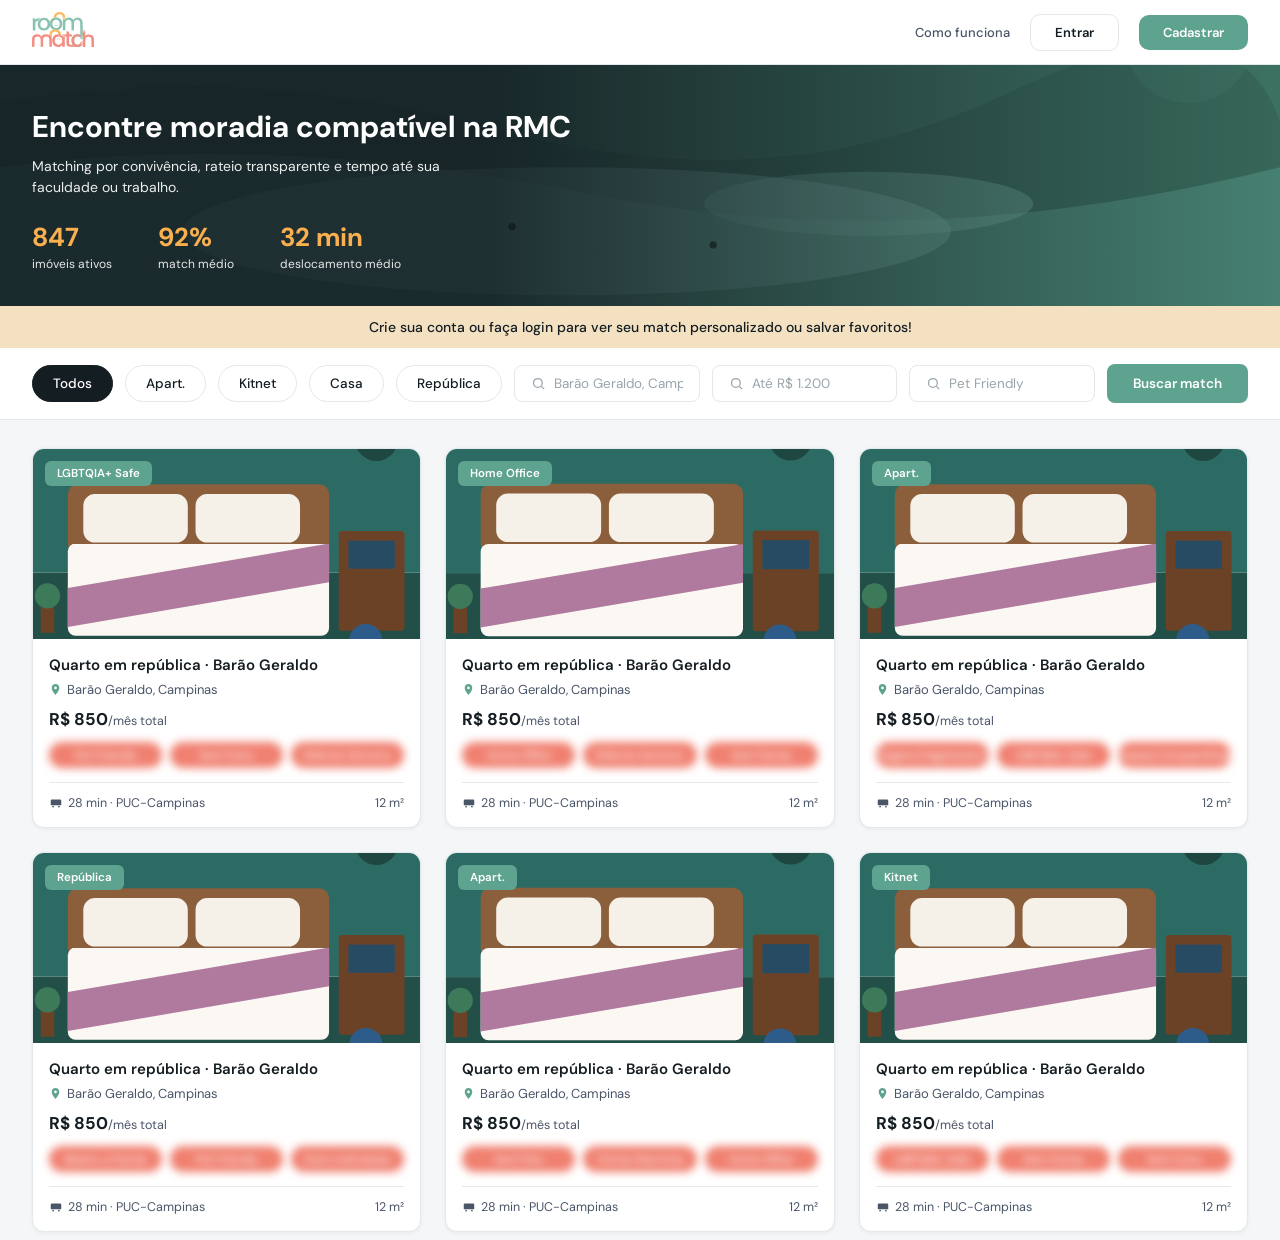
<file: index.html>
<!DOCTYPE html>
<html lang="pt-BR">
<head>
    <meta charset="UTF-8">
    <meta http-equiv="refresh" content="0; url=frontend/pages/home.html">
    <title>Room Match</title>
</head>
<body></body>
</html>
</file>
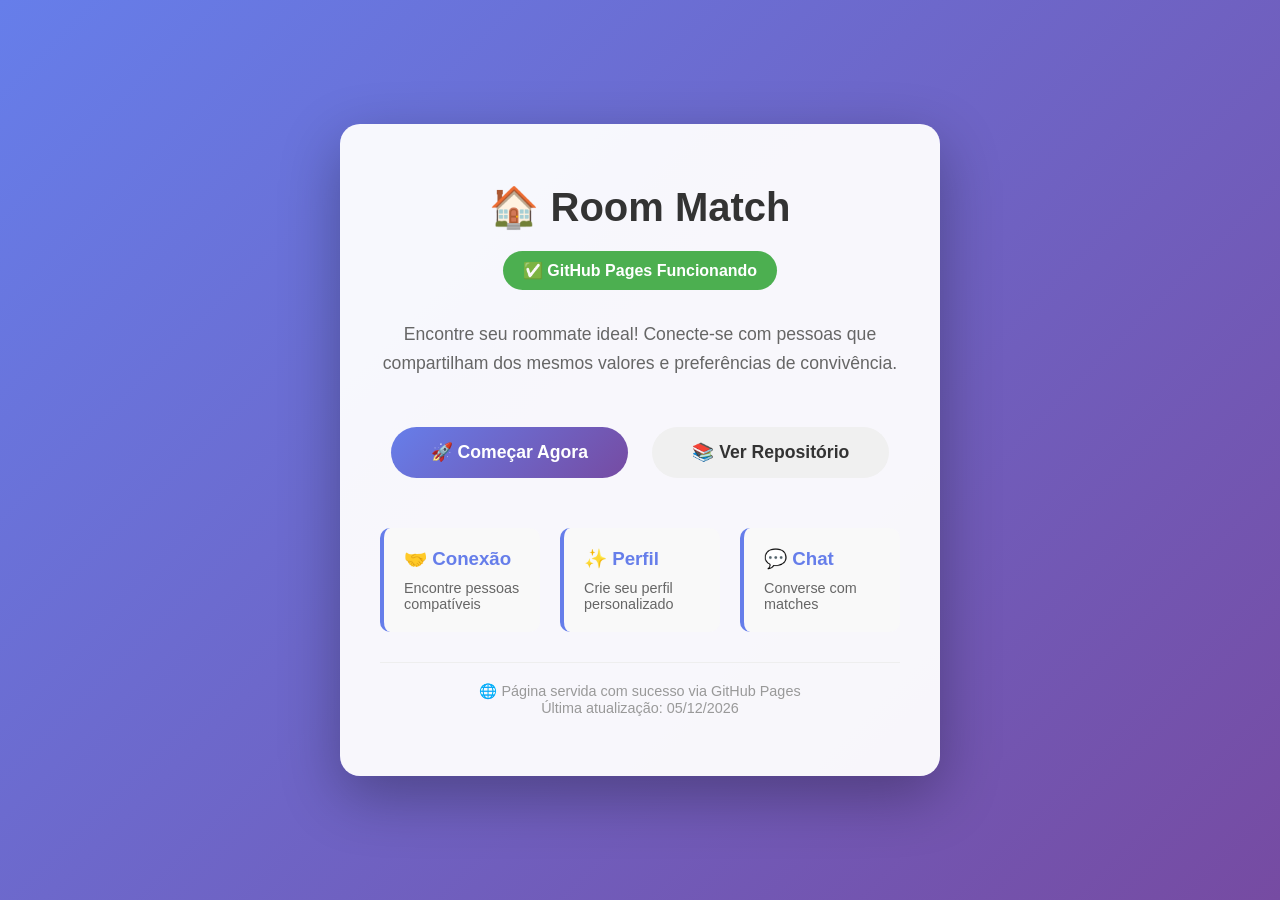
<file: docs/index.html>
<!DOCTYPE html>
<html lang="pt-BR">
<head>
    <meta charset="UTF-8">
    <meta name="viewport" content="width=device-width, initial-scale=1.0">
    <title>Room Match - Encontre seu Roommate Ideal</title>
    <style>
        * {
            margin: 0;
            padding: 0;
            box-sizing: border-box;
        }

        body {
            font-family: -apple-system, BlinkMacSystemFont, 'Segoe UI', Roboto, 'Helvetica Neue', Arial, sans-serif;
            background: linear-gradient(135deg, #667eea 0%, #764ba2 100%);
            min-height: 100vh;
            display: flex;
            align-items: center;
            justify-content: center;
        }

        .container {
            text-align: center;
            background: rgba(255, 255, 255, 0.95);
            padding: 60px 40px;
            border-radius: 20px;
            box-shadow: 0 20px 60px rgba(0, 0, 0, 0.3);
            max-width: 600px;
            width: 90%;
        }

        h1 {
            color: #333;
            margin-bottom: 20px;
            font-size: 2.5em;
        }

        .subtitle {
            color: #666;
            margin-bottom: 40px;
            font-size: 1.1em;
            line-height: 1.6;
        }

        .status {
            display: inline-block;
            background: #4CAF50;
            color: white;
            padding: 10px 20px;
            border-radius: 25px;
            margin-bottom: 30px;
            font-weight: bold;
        }

        .btn {
            display: inline-block;
            padding: 15px 40px;
            background: linear-gradient(135deg, #667eea 0%, #764ba2 100%);
            color: white;
            text-decoration: none;
            border-radius: 50px;
            font-size: 1.1em;
            font-weight: bold;
            transition: transform 0.3s ease, box-shadow 0.3s ease;
            border: none;
            cursor: pointer;
            margin: 10px;
        }

        .btn:hover {
            transform: translateY(-3px);
            box-shadow: 0 10px 25px rgba(102, 126, 234, 0.4);
        }

        .btn-secondary {
            background: #f0f0f0;
            color: #333;
        }

        .btn-secondary:hover {
            box-shadow: 0 10px 25px rgba(0, 0, 0, 0.1);
        }

        .features {
            display: grid;
            grid-template-columns: repeat(auto-fit, minmax(150px, 1fr));
            gap: 20px;
            margin-top: 40px;
            text-align: left;
        }

        .feature {
            padding: 20px;
            background: #f9f9f9;
            border-radius: 10px;
            border-left: 4px solid #667eea;
        }

        .feature h3 {
            color: #667eea;
            margin-bottom: 10px;
        }

        .feature p {
            color: #666;
            font-size: 0.9em;
        }

        .github-status {
            margin-top: 30px;
            padding-top: 20px;
            border-top: 1px solid #eee;
            color: #999;
            font-size: 0.9em;
        }
    </style>
</head>
<body>
    <div class="container">
        <h1>🏠 Room Match</h1>

        <div class="status">✅ GitHub Pages Funcionando</div>

        <p class="subtitle">
            Encontre seu roommate ideal! Conecte-se com pessoas que compartilham dos mesmos valores e preferências de convivência.
        </p>

        <div>
            <button class="btn" onclick="alert('Botão de teste funcionando! 🎉')">
                🚀 Começar Agora
            </button>
            <a href="https://github.com/JuliaLeandro/room-match" class="btn btn-secondary">
                📚 Ver Repositório
            </a>
        </div>

        <div class="features">
            <div class="feature">
                <h3>🤝 Conexão</h3>
                <p>Encontre pessoas compatíveis</p>
            </div>
            <div class="feature">
                <h3>✨ Perfil</h3>
                <p>Crie seu perfil personalizado</p>
            </div>
            <div class="feature">
                <h3>💬 Chat</h3>
                <p>Converse com matches</p>
            </div>
        </div>

        <div class="github-status">
            <p>🌐 Página servida com sucesso via GitHub Pages</p>
            <p>Última atualização: <span id="date"></span></p>
        </div>
    </div>

    <script>
        document.getElementById('date').textContent = new Date().toLocaleDateString('pt-BR');
    </script>
</body>
</html>
</file>
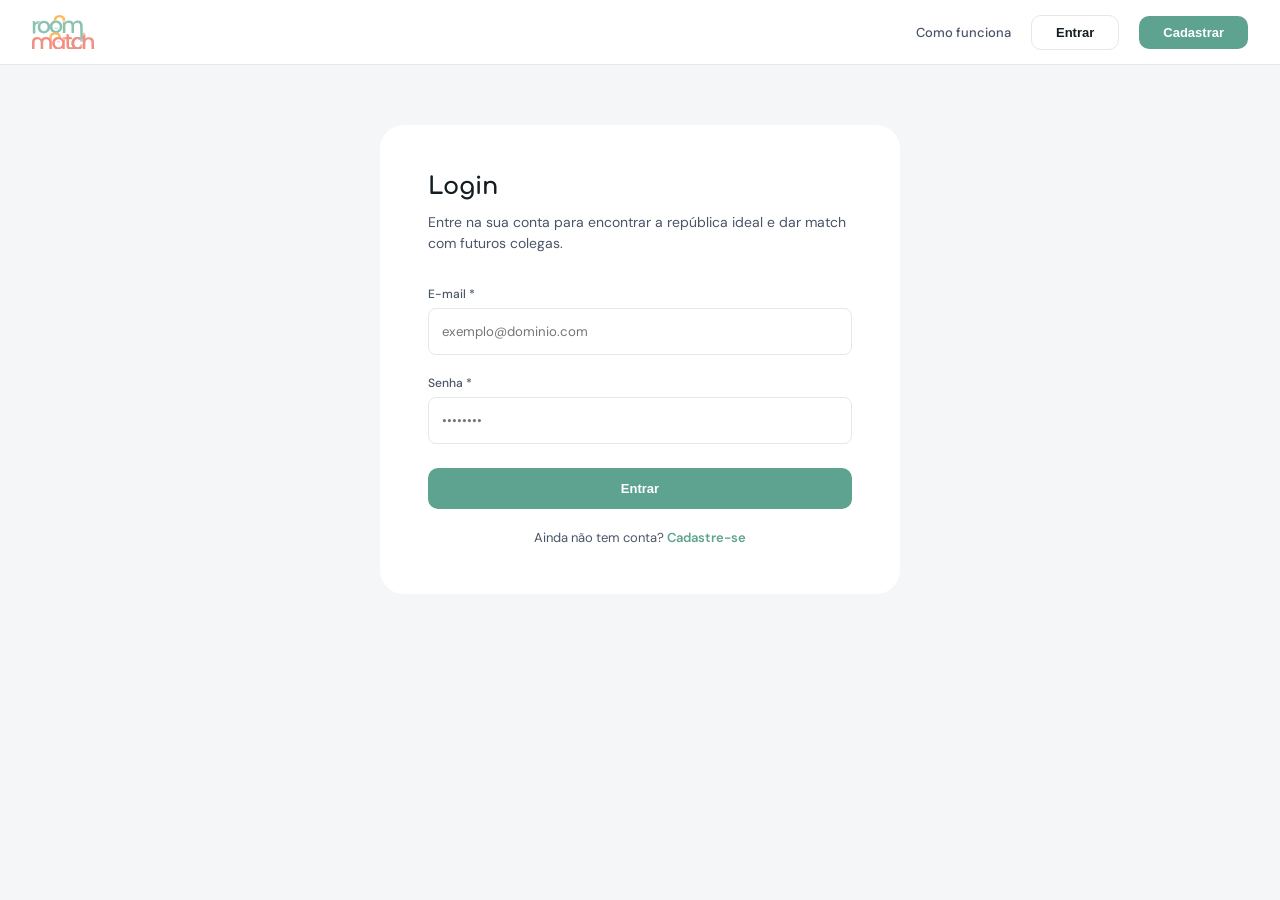
<file: login.html>
<!DOCTYPE html>
<html lang="pt-BR">
<head>
    <meta charset="UTF-8">
    <meta name="viewport" content="width=device-width, initial-scale=1.0">
    <title>Entrar · Room Match</title>
    <link rel="preconnect" href="https://fonts.googleapis.com">
    <link rel="preconnect" href="https://fonts.gstatic.com" crossorigin>
    <link href="https://fonts.googleapis.com/css2?family=Comfortaa:wght@700&family=DM+Sans:wght@400;500;600;700&display=swap" rel="stylesheet">
    <style>
        :root {
            --primary: #5EA38F;
            --primary-dark: #4C8C79;
            --text-dark: #141D22;
            --text-gray: #4A5568;
            --text-subtle: #757575;
            --border: #E2E8EB;
            --bg: #F4F6F7;
        }

        * { margin: 0; padding: 0; box-sizing: border-box; }

        body {
            font-family: 'DM Sans', sans-serif;
            color: var(--text-dark);
            background: var(--bg);
            min-height: 100vh;
        }

        a { text-decoration: none; color: inherit; }

        header {
            display: flex;
            justify-content: space-between;
            align-items: center;
            padding: 12px 32px;
            height: 65px;
            background: #fff;
            border-bottom: 1px solid var(--border);
        }
        .logo { display: block; line-height: 0; }
        .logo svg { width: 62px; height: auto; display: block; }
        nav { display: flex; align-items: center; gap: 20px; }
        nav a.como-funciona { color: var(--text-gray); font-size: 13px; font-weight: 500; }
        .btn-entrar {
            background: #fff; border: 1px solid var(--border); color: var(--text-dark);
            padding: 9px 24px; border-radius: 10px; font-size: 13px; font-weight: 600; cursor: pointer;
        }
        .btn-cadastrar {
            background: var(--primary); border: none; color: #fff;
            padding: 9px 24px; border-radius: 10px; font-size: 13px; font-weight: 600; cursor: pointer;
        }

        main {
            display: flex;
            justify-content: center;
            align-items: center;
            padding: 60px 32px;
        }

        .card {
            width: 100%;
            max-width: 520px;
            background: #fff;
            border-radius: 24px;
            padding: 48px;
            display: flex;
            flex-direction: column;
            gap: 32px;
        }

        .card h1 { font-family: 'Comfortaa', sans-serif; font-size: 24px; font-weight: 700; margin-bottom: 12px; }
        .card .subtitle { font-size: 14px; color: var(--text-gray); line-height: 1.5; }

        form { display: flex; flex-direction: column; gap: 20px; }

        .field label {
            display: block; font-size: 12px; font-weight: 500; color: var(--text-gray); margin-bottom: 6px;
        }
        .field input {
            width: 100%;
            border: 1px solid var(--border);
            border-radius: 8px;
            padding: 14px 13px;
            font-family: 'DM Sans', sans-serif;
            font-size: 13.2px;
            color: var(--text-dark);
            outline: none;
        }
        .field input::placeholder { color: var(--text-subtle); }
        .field input:focus { border-color: var(--primary); }

        .actions { display: flex; flex-direction: column; gap: 20px; margin-top: 4px; }
        .btn-submit {
            background: var(--primary); border: none; color: #fff;
            padding: 13px 24px; border-radius: 10px; font-size: 13px; font-weight: 600; cursor: pointer;
        }
        .btn-submit:hover { background: var(--primary-dark); }

        .switch-text { font-size: 13px; color: var(--text-gray); text-align: center; }
        .switch-text a { color: var(--primary); font-weight: 600; cursor: pointer; }

        #cadastro-form { display: none; }
    </style>
</head>
<body>

    <header>
        <a class="logo" href="index.html">
            <svg width="77" height="43" viewBox="0 0 77 43" fill="none" xmlns="http://www.w3.org/2000/svg">
            <path d="M4.06937 9.82148C4.52873 9.04748 5.13509 8.44861 5.88845 8.02475C6.66018 7.58247 7.56972 7.36131 8.61707 7.36131C9.66442 7.36131 9.85148 10.3193 8.61707 10.6231C8.31394 10.6977 7.81778 10.6231 7.81778 10.6231C6.58668 10.6231 5.64958 10.9365 5.00647 11.563C4.38174 12.1896 4.06937 13.2769 4.06937 14.8249L4.16183 22.8412H1.01978L0.927321 7.61008C0.927321 7.61008 2.76028 7.30726 3.4635 8.02475C3.98139 8.55316 4.06937 9.82148 4.06937 9.82148Z" fill="#89C2B1"/>
            <path d="M14.6846 22.8412C13.2514 22.8412 11.956 22.5187 10.7984 21.8737C9.64083 21.2103 8.73129 20.2889 8.06981 19.1094C7.40832 17.9116 7.07758 16.5294 7.07758 14.963C7.07758 13.415 7.41751 12.0421 8.09737 10.8442C8.77723 9.64637 9.70514 8.72499 10.8811 8.07999C12.0571 7.43499 13.3709 7.11248 14.8225 7.11248C16.274 7.11248 17.5878 7.43499 18.7638 8.07999C19.9398 8.72499 20.8677 9.64637 21.5475 10.8442C21.9285 11.5154 22.2027 12.2416 22.3702 13.0228C22.5016 13.6357 22.5673 14.2824 22.5673 14.963C22.5673 15.647 22.4992 16.2968 22.3628 16.9125C22.1906 17.6901 21.9097 18.4132 21.52 19.0818C20.8217 20.2797 19.8663 21.2103 18.6535 21.8737C17.4592 22.5187 16.1362 22.8412 14.6846 22.8412ZM14.6846 20.1046C15.4931 20.1046 16.2465 19.9111 16.9447 19.5241C17.6613 19.1371 18.2401 18.5566 18.6811 17.7826C19.1221 17.0086 19.3426 16.0687 19.3426 14.963C19.3426 13.8573 19.1313 12.9267 18.7087 12.1711C18.2861 11.3971 17.7256 10.8166 17.0274 10.4296C16.3292 10.0426 15.5758 9.8491 14.7673 9.8491C13.9588 9.8491 13.2055 10.0426 12.5073 10.4296C11.8274 10.8166 11.2854 11.3971 10.8811 12.1711C10.4769 12.9267 10.2748 13.8573 10.2748 14.963C10.2748 16.6032 10.6882 17.8748 11.515 18.7778C12.3603 19.6623 13.4168 20.1046 14.6846 20.1046Z" fill="#89C2B1"/>
            <path d="M24.6403 27.5201C24.7752 26.5051 25.083 25.8832 25.8075 25.1617C26.5497 24.4403 27.5747 24.0795 28.8824 24.0795C30.2077 24.0795 31.2327 24.4403 31.9572 25.1617C32.3654 25.5585 32.6249 26.5098 32.7759 27.2857C32.8995 27.9208 32.9503 28.4385 32.9503 28.4385C32.9503 28.4385 34.8653 28.4385 36.0923 28.4385C36.0923 28.4255 36.0921 28.4116 36.0918 28.397C36.0772 27.7695 35.7504 25.5793 35.1115 24.5395C34.4577 23.4753 33.583 22.6817 32.4873 22.1587C32.4724 22.1515 32.4573 22.1444 32.4423 22.1373C31.3586 21.6285 30.1631 21.3741 28.8559 21.3741C27.928 21.3741 27.0564 21.5023 26.2411 21.7586C25.8919 21.8685 25.553 22.0018 25.2244 22.1587C24.1464 22.6817 23.1514 23.3814 22.5152 24.4455C21.8791 25.5097 21.5965 26.1348 21.4982 27.5201C22.7253 27.5201 23.4132 27.5201 24.6403 27.5201Z" fill="#FAB95D"/>
            <path d="M46.0226 30.0908V38.5219C46.0226 39.0932 46.1513 39.5078 46.4085 39.7658C46.6841 40.0054 47.1435 40.1252 47.7866 40.1252H54.4449V42.7512H47.2354C45.8205 42.7512 44.7364 42.4195 43.9831 41.7561C43.2297 41.0927 42.853 40.0146 42.853 38.5219V30.0908H40.7105V27.5201H42.853V23.733C42.853 23.733 44.2792 23.2286 45.3602 24.25C46.4411 25.2715 46.0226 27.5201 46.0226 27.5201C46.0226 27.5201 48.7706 27.1607 49.5178 28.2387C50.265 29.3168 49.7159 30.0908 49.7159 30.0908H46.0226Z" fill="#F28E82"/>
            <path d="M3.05936 28.0176C3.99646 27.52 5.06219 27.2713 6.25653 27.2713C7.37738 27.2713 8.42473 27.5477 9.39858 28.1006C10.3724 28.635 11.089 29.3629 11.5484 30.2844C12.0629 29.3076 12.7979 28.5613 13.7533 28.0453C14.7088 27.5293 15.7929 27.2713 17.0056 27.2713C17.2398 27.2713 17.4703 27.2831 17.6971 27.3068C18.342 27.3742 18.9567 27.5374 19.5413 27.7965C20.3314 28.1467 20.9837 28.635 21.4982 29.2615V27.9745C21.5133 27.9822 21.5283 27.99 21.5434 27.9978C21.5559 28.0044 21.5684 28.011 21.5809 28.0176C22.5364 28.5152 23.2805 29.2523 23.8134 30.2291C24.3646 31.2058 24.6403 32.3852 24.6403 33.7673V42.7512H21.4982V34.2372C21.4982 32.8735 21.1583 31.8324 20.4784 31.1136C19.7802 30.3765 18.8431 30.0079 17.6671 30.0079C16.4911 30.0079 15.5632 30.3765 14.8834 31.1136C14.2035 31.8324 13.8636 32.8735 13.8636 34.2372V42.7512H10.7491V34.2372C10.7491 32.8735 10.4092 31.8324 9.72932 31.1136C9.03109 30.3765 8.09399 30.0079 6.91802 30.0079C5.74204 30.0079 4.81413 30.3765 4.13427 31.1136C3.45441 31.8324 3.11448 32.8735 3.11448 34.2372V42.7512H0V33.7673C0 32.3852 0.275617 31.2058 0.826853 30.2291C1.35972 29.2523 2.10389 28.5152 3.05936 28.0176Z" fill="#F28E82"/>
            <path d="M21.5809 28.0176C22.5364 28.5152 23.2805 29.2523 23.8134 30.2291C24.3646 31.2058 24.6403 32.3852 24.6403 33.7673V27.5201H21.4982V27.9745C21.5133 27.9822 21.5283 27.99 21.5434 27.9978C21.5559 28.0044 21.5684 28.011 21.5809 28.0176Z" fill="#FAB95D"/>
            <path d="M36.0918 28.397C35.8721 28.2522 35.6386 28.1166 35.3911 27.99C34.6343 27.5789 33.7626 27.3441 32.7759 27.2857C32.8995 27.9208 32.9503 28.4385 32.9503 28.4385H36.0923C36.0923 28.4255 36.0921 28.4116 36.0918 28.397Z" fill="#F28E82"/>
            <path fill-rule="evenodd" clip-rule="evenodd" d="M26.0476 31.003C25.4229 32.1825 25.1105 33.537 25.1105 35.0665C25.1105 36.5961 25.4229 37.9691 26.0476 39.1853C26.6908 40.3832 27.5544 41.323 28.6385 42.0049C29.7226 42.6683 30.9169 43 32.2215 43C33.3975 43 34.4448 42.7605 35.3635 42.2813C36.2823 41.8022 37.0081 41.2032 37.5409 40.4845V42.7512H40.7105V30.0908V27.5201C40.7105 27.5201 39.0821 27.3116 38.1674 27.875C37.2527 28.4384 37.5409 29.7315 37.5409 29.7315C37.1545 29.2236 36.6715 28.7788 36.0918 28.397C36.0921 28.4116 36.0923 28.4255 36.0923 28.4385H32.9503C32.9503 28.4385 32.8995 27.9208 32.7759 27.2857C32.6126 27.2761 32.4462 27.2712 32.2766 27.2712C30.9537 27.2712 29.7409 27.603 28.6385 28.2664C27.5544 28.9114 26.6908 29.8236 26.0476 31.003ZM36.8794 32.3852C37.3204 33.1592 37.5409 34.0714 37.5409 35.1218C37.5409 36.1723 37.3204 37.0937 36.8794 37.8861C36.4568 38.6601 35.8964 39.2498 35.1982 39.6552C34.4999 40.0607 33.7466 40.2634 32.9381 40.2634C32.148 40.2634 31.3946 40.0607 30.678 39.6552C29.9798 39.2314 29.4102 38.6233 28.9692 37.8308C28.5466 37.0384 28.3353 36.117 28.3353 35.0665C28.3353 34.0161 28.5466 33.1131 28.9692 32.3575C29.4102 31.5835 29.9798 31.003 30.678 30.616C31.3763 30.2106 32.1296 30.0079 32.9381 30.0079C33.7466 30.0079 34.4999 30.2106 35.1982 30.616C35.8964 31.0215 36.4568 31.6112 36.8794 32.3852Z" fill="#F28E82"/>
            <path d="M18.3837 27.2713C18.1517 27.2713 17.9228 27.2831 17.6971 27.3068C18.342 27.3742 18.9567 27.5374 19.5413 27.7965C20.3314 28.1467 20.9837 28.635 21.4982 29.2615V27.9745C20.5812 27.5057 19.5431 27.2713 18.3837 27.2713Z" fill="#F28E82"/>
            <path d="M41.4419 7.74768H38.2883C39.0079 9.20608 39.1735 9.1773 40.7869 8.89709C40.8516 8.88584 40.9187 8.8742 40.9883 8.86222L41.4419 7.74768Z" fill="#FAB95D"/>
            <path d="M41.4419 7.74768C41.4419 7.29603 41.2907 6.91721 40.9883 6.61126C40.6859 6.30531 40.4175 6.12754 39.9711 6.12754C39.5247 6.12754 39.0443 6.30531 38.7419 6.61126C38.4395 6.91721 38.2883 7.29603 38.2883 7.74768C38.2883 8.18475 38.4395 8.55627 38.7419 8.86222C39.0443 9.16817 39.4187 9.32113 39.8651 9.32113C40.3115 9.32113 40.6859 9.16817 40.9883 8.86222C41.2907 8.55627 41.4419 8.18475 41.4419 7.74768Z" fill="#FFD59A"/>
            <path d="M40.9302 29.2048C40.9302 28.7287 40.766 28.3295 40.4375 28.007C40.1091 27.6845 39.7024 27.5232 39.2176 27.5232C38.7327 27.5232 38.326 27.6845 37.9976 28.007C37.6691 28.3295 37.5049 28.7287 37.5049 29.2048C37.5049 29.6655 37.6691 30.0572 37.9976 30.3797C38.326 30.7022 38.7327 30.8634 39.2176 30.8634C39.7024 30.8634 40.1091 30.7022 40.4375 30.3797C40.766 30.0572 40.9302 29.6655 40.9302 29.2048Z" fill="#FFBFB7"/>
            <path d="M26.2411 21.7586C27.3089 22.2825 28.4886 22.5444 29.7801 22.5444C30.7216 22.5444 31.609 22.4087 32.4423 22.1373C31.3586 21.6285 30.1631 21.3741 28.8559 21.3741C27.928 21.3741 27.0564 21.5023 26.2411 21.7586ZM22.3702 13.0228C22.5377 12.2416 22.8119 11.2185 23.1929 10.5473C23.8727 9.34949 24.8006 8.42811 25.9766 7.78311C26.2338 7.64201 26.4977 7.51634 26.7681 7.40611C26.7726 7.40427 26.7772 7.40239 26.7817 7.40055C26.7831 7.424 26.7899 7.42474 26.8026 7.39912L27.037 7.36131L30.0588 7.0643V7.00719C30.0588 7.00719 30.0688 6.93616 30.0889 6.8171" fill="#FAB95D"/>
            <path fill-rule="evenodd" clip-rule="evenodd" d="M22.5673 14.963C22.5673 15.647 22.4992 16.2968 22.3628 16.9125C22.5256 17.7031 22.7931 18.1386 23.1653 18.8126C23.8268 19.992 24.7363 20.9134 25.8939 21.5769C26.0083 21.6406 26.1241 21.7012 26.2411 21.7586C27.0564 21.5023 27.928 21.3741 28.8559 21.3741C30.1631 21.3741 31.3586 21.6285 32.4423 22.1373C32.8938 21.9903 33.3293 21.8035 33.749 21.5769C34.9618 20.9134 35.9172 19.9828 36.6155 18.7849C37.3137 17.5871 37.6628 16.2141 37.6628 14.6661C37.6628 13.1181 37.3229 11.7452 36.643 10.5473C35.9632 9.34949 35.0353 8.42811 33.8593 7.78311C32.7297 7.16352 31.4728 6.84151 30.0889 6.8171C30.0688 6.93616 30.0588 7.00719 30.0588 7.00719V7.0643L27.037 7.36131L26.8026 7.39912C26.7899 7.42474 26.7831 7.424 26.7817 7.40055L26.7681 7.40611C26.4977 7.51634 26.2338 7.64201 25.9766 7.78311C24.8006 8.42811 23.8727 9.34949 23.1929 10.5473C22.8119 11.2185 22.5377 12.2416 22.3702 13.0228C22.5016 13.6357 22.5673 14.2824 22.5673 14.963ZM32.0402 19.2272C31.342 19.6142 30.5886 19.8077 29.7801 19.8077C28.5123 19.8077 27.4558 19.3654 26.6105 18.4809C25.7837 17.5779 25.3702 16.3063 25.3702 14.6661C25.3702 13.5604 25.5724 12.6298 25.9766 11.8742C26.3808 11.1002 26.9229 10.5197 27.6027 10.1327C28.301 9.74573 29.0543 9.55222 29.8628 9.55222C30.6713 9.55222 31.4247 9.74573 32.1229 10.1327C32.8211 10.5197 33.3815 11.1002 33.8042 11.8742C34.2268 12.6298 34.4381 13.5604 34.4381 14.6661C34.4381 15.7719 34.2176 16.7117 33.7766 17.4857C33.3356 18.2597 32.7568 18.8402 32.0402 19.2272Z" fill="#89C2B1"/>
            <path d="M26.7817 7.40055C27.7438 7.01056 28.7892 6.8156 29.9179 6.8156C29.9751 6.8156 30.0321 6.8161 30.0889 6.8171C30.1894 6.22048 30.5416 4.38911 31.1456 3.78767C31.8878 3.06621 32.9128 2.7055 34.2204 2.7055C35.5458 2.7055 36.5707 3.06621 37.2953 3.78767C38.0375 4.50913 38.2883 7.74768 38.2883 7.74768H41.4419C41.4419 7.17628 41.1035 4.22956 40.4496 3.16541C39.7958 2.10126 38.921 1.30766 37.8254 0.784604C36.7298 0.261548 35.5193 0 34.1939 0C32.8686 0 31.6581 0.261548 30.5624 0.784604C29.4845 1.30766 28.6274 2.10126 27.9912 3.16541C27.4081 4.14079 26.7668 7.14295 26.7817 7.40055Z" fill="#FAB95D"/>
            <path d="M30.0588 7.0643V7.00719C30.0588 7.00719 30.0688 6.93616 30.0889 6.8171C30.0321 6.8161 29.9751 6.8156 29.9179 6.8156C28.7892 6.8156 27.7438 7.01056 26.7817 7.40055C26.7831 7.424 26.7899 7.42474 26.8026 7.39912L27.037 7.36131L30.0588 7.0643Z" fill="#89C2B1"/>
            <path d="M41.6198 7.80916C41.6198 7.33309 41.4587 6.93376 41.1363 6.61126C40.814 6.28876 40.415 6.12754 39.9391 6.12754C39.4633 6.12754 39.0643 6.28876 38.7419 6.61126C38.4196 6.93376 38.2584 7.33309 38.2584 7.80916C38.2584 8.26988 38.4196 8.66145 38.7419 8.98395C39.0643 9.30645 39.4633 9.46773 39.9391 9.46773C40.415 9.46773 40.814 9.30645 41.1363 8.98395C41.4587 8.66145 41.6198 8.26988 41.6198 7.80916Z" fill="#FFD59A"/>
            <path d="M56.6721 6.8156C57.8664 6.8156 58.9322 7.06683 59.8693 7.56933C60.8247 8.07184 61.5689 8.81627 62.1018 9.80267C62.653 10.7891 62.9286 11.9802 62.9286 13.3761L63.0738 21.9167L63.0872 22.707L63.0982 23.3524L63.122 24.7576L63.2276 30.967L63.2507 32.3299H60.1818C59.9062 31.5743 59.4196 30.9846 58.8133 30.5607C58.2069 30.1369 57.4444 29.925 56.5256 29.925C55.2394 29.925 54.2104 30.3857 53.4387 31.3071C52.6854 32.2101 52.3087 33.4817 52.3087 35.1218C52.3087 36.762 52.6854 38.0428 53.4387 38.9642C54.2104 39.8856 55.2394 40.3463 56.5256 40.3463C58.3447 40.3463 59.596 39.5133 60.1362 37.8861C60.6764 36.2589 62.5687 36.2589 63.1089 37.8861C63.1642 37.8861 63.2507 37.8861 63.2507 37.8861C63.2075 38.0538 63.1602 38.2179 63.1089 38.3783C62.6794 39.7211 61.967 40.8101 60.9718 41.6455C59.8577 42.562 58.3263 43 56.5256 43C55.074 43 53.7878 42.6776 52.667 42.0326C51.5461 41.3691 50.6642 40.4477 50.021 39.2683C49.3963 38.0704 49.0839 36.6883 49.0839 35.1218C49.0839 33.5554 49.3963 32.1825 50.021 31.003C50.6642 29.8052 51.5461 28.8837 52.667 28.2387C53.7878 27.5937 55.074 27.2712 56.5256 27.2712C57.8782 27.2712 59.0565 27.5109 60.0606 27.9902L60.1818 32.3299C60.1818 31.8538 60.2898 31.0189 60.6121 30.6964C60.9344 30.3739 61.3335 30.2127 61.8093 30.2127C62.0854 30.2127 62.3357 30.2669 62.5601 30.3755C62.2068 29.6682 61.742 29.0757 61.0733 28.5981C60.7581 28.3647 60.4206 28.1621 60.0606 27.9902L59.8141 13.8507C59.8141 12.4734 59.4742 11.4219 58.7943 10.6961C58.1145 9.95161 57.1866 9.57934 56.0106 9.57934C54.8346 9.57934 53.8975 9.95161 53.1993 10.6961C52.5194 11.4219 52.1795 12.4734 52.1795 13.8507V22.4491H49.065V13.8507C49.065 12.4734 48.7251 11.4219 48.0452 10.6961C47.3654 9.95161 46.4375 9.57934 45.2615 9.57934C44.0855 9.57934 43.1484 9.95161 42.4502 10.6961C41.7703 11.4219 41.4304 12.4734 41.4304 13.8507V22.4491H38.2883L38.2883 7.74768C39.0079 9.20608 39.1735 9.1773 40.7869 8.89709C40.8516 8.88584 40.9187 8.8742 40.9883 8.86222C41.5028 8.22943 42.5972 7.69962 43.3873 7.346C44.1774 6.99239 45.0226 6.8156 45.923 6.8156C47.1357 6.8156 48.2198 7.07615 49.1753 7.59727C50.1307 8.11838 50.8657 8.87214 51.3802 9.85853C51.8396 8.92797 52.5562 8.1928 53.53 7.65307C54.5039 7.09473 55.5512 6.8156 56.6721 6.8156Z" fill="#89C2B1"/>
            <path d="M60.6121 30.6964C60.9344 30.3739 61.3335 30.2127 61.8093 30.2127C62.0854 30.2127 62.3357 30.2669 62.5601 30.3755C62.2068 29.6682 61.742 29.0757 61.0733 28.5981C60.7581 28.3647 60.4206 28.1621 60.0606 27.9902L60.1818 32.3299C60.1818 31.8538 60.2898 31.0189 60.6121 30.6964Z" fill="#F28E82"/>
            <path d="M63.49 31.8942C63.49 31.5435 63.4025 31.2344 63.2276 30.967C63.165 30.8715 63.0914 30.7813 63.0065 30.6964C62.8713 30.5611 62.7225 30.4541 62.5601 30.3755C62.3357 30.2669 62.0854 30.2127 61.8093 30.2127C61.3335 30.2127 60.9344 30.3739 60.6121 30.6964C60.2898 31.0189 60.1818 31.8538 60.1818 32.3299C60.2442 32.5341 60.2898 32.7466 60.6121 33.0691C60.9344 33.3916 61.3335 33.5528 61.8093 33.5528C62.2851 33.5528 62.6842 33.3916 63.0065 33.0691C63.0427 33.0329 63.0768 32.9959 63.1089 32.958C63.363 32.6579 63.49 32.3033 63.49 31.8942Z" fill="#B1DACA"/>
            <path d="M60.6121 30.6964C60.9344 30.3739 61.3335 30.2127 61.8093 30.2127C62.0854 30.2127 62.3357 30.2669 62.5601 30.3755C62.2068 29.6682 61.742 29.0757 61.0733 28.5981C60.7581 28.3647 60.4206 28.1621 60.0606 27.9902L60.1818 32.3299C60.1818 31.8538 60.2898 31.0189 60.6121 30.6964Z" fill="#89C2B1"/>
            <path d="M50.021 31.003C49.3963 32.1825 49.0839 33.5554 49.0839 35.1218C49.0839 36.6883 49.3963 38.0704 50.021 39.2683C50.6642 40.4477 51.5461 41.3691 52.667 42.0326C53.7878 42.6776 55.074 43 56.5256 43C58.3263 43 59.8577 42.562 60.9718 41.6455C61.967 40.8101 62.6794 39.7211 63.1089 38.3783C63.1602 38.2179 63.2075 38.0538 63.2507 37.8861C63.2507 37.8861 63.1642 37.8861 63.1089 37.8861C62.5687 36.2589 60.6764 36.2589 60.1362 37.8861C59.596 39.5133 58.3447 40.3463 56.5256 40.3463C55.2394 40.3463 54.2104 39.8856 53.4387 38.9642C52.6854 38.0428 52.3087 36.762 52.3087 35.1218C52.3087 33.4817 52.6854 32.2101 53.4387 31.3071C54.2104 30.3857 55.2394 29.925 56.5256 29.925C57.4444 29.925 58.2069 30.1369 58.8133 30.5607C59.4196 30.9846 60.1818 32.3299 60.1818 32.3299L60.0606 27.9902C59.0565 27.5109 57.8782 27.2712 56.5256 27.2712C55.074 27.2712 53.7878 27.5937 52.667 28.2387C51.5461 28.8837 50.6642 29.8052 50.021 31.003Z" fill="#F28E82"/>
            <path d="M63.49 31.8942C63.49 31.4182 63.3258 31.0189 62.9973 30.6964C62.6689 30.3739 62.2622 30.2126 61.7773 30.2126C61.2925 30.2126 60.8858 30.3739 60.5574 30.6964C60.2289 31.0189 60.0647 31.4182 60.0647 31.8942C60.0647 32.355 60.2289 32.7466 60.5574 33.0691C60.8858 33.3916 61.2925 33.5528 61.7773 33.5528C62.2622 33.5528 62.6689 33.3916 62.9973 33.0691C63.3258 32.7466 63.49 32.355 63.49 31.8942Z" fill="#B1DACA"/>
            <path d="M41.6838 7.80916C41.6838 7.33309 41.5196 6.93382 41.1911 6.61132C40.8626 6.28882 40.456 6.12754 39.9711 6.12754C39.4862 6.12754 39.0796 6.28882 38.7511 6.61132C38.4227 6.93382 38.2584 7.33309 38.2584 7.80916C38.2584 8.26988 38.4227 8.66151 38.7511 8.98401C39.0796 9.30651 39.4862 9.46773 39.9711 9.46773C40.456 9.46773 40.8626 9.30651 41.1911 8.98401C41.5196 8.66151 41.6838 8.26988 41.6838 7.80916Z" fill="#FFD59A"/>
            <path d="M63.1089 37.8861C63.1642 37.8861 63.2507 37.8861 63.2507 37.8861C63.2075 38.0538 63.1602 38.2179 63.1089 38.3783V43H66.2509V34.486C66.2509 33.1223 66.5908 32.0811 67.2707 31.3624C67.9689 30.6253 68.906 30.2567 70.082 30.2567C71.258 30.2567 72.1859 30.6253 72.8657 31.3624C73.5456 32.0811 73.8855 33.1223 73.8855 34.486V43H77V34.0161C77 32.634 76.7336 31.4545 76.2007 30.4778C75.6862 29.5011 74.9696 28.764 74.0509 28.2664C73.1505 27.7689 72.1216 27.5201 70.964 27.5201C69.9901 27.5201 69.0898 27.6951 68.2629 28.0453C67.4544 28.3954 66.7837 28.893 66.2509 29.538V23.9818H63.1089L63.122 24.7576L63.2276 30.967C63.4025 31.2344 63.49 31.5435 63.49 31.8942C63.49 32.3033 63.363 32.6579 63.1089 32.958C63.1089 32.958 63.1089 35.9616 63.1089 37.8861Z" fill="#F28E82"/>
            <path d="M66.2509 23.6401C66.2509 23.1891 66.0987 22.8108 65.7942 22.5053C65.4898 22.1998 65.1128 22.047 64.6634 22.047C64.656 22.047 64.6479 22.0469 64.6404 22.0469C64.2008 22.0519 63.832 22.2048 63.5326 22.5053C63.2953 22.7435 63.1505 23.0258 63.0982 23.3524C63.0834 23.4448 63.076 23.5406 63.076 23.6401C63.076 24.0765 63.2282 24.4475 63.5326 24.7531C63.8371 25.0586 64.214 25.2113 64.6634 25.2113C65.1128 25.2113 65.4898 25.0586 65.7942 24.7531C66.0987 24.4475 66.2509 24.0765 66.2509 23.6401Z" fill="#FFBFB7"/>
            <path d="M64.6404 22.0469C64.2008 22.0519 63.832 22.2048 63.5326 22.5053C63.2953 22.7435 63.1505 23.0258 63.0982 23.3524L63.1089 23.9818H66.2509C66.1474 22.8086 65.7277 22.2677 64.6404 22.0469Z" fill="#FFBFB7"/>
            <path d="M28.7401 15.2478C28.7825 15.6535 28.8681 15.8084 29.0958 16.0968C29.329 16.3852 29.6511 16.5295 30.062 16.5295C30.4785 16.5295 30.8006 16.3852 31.0283 16.0968C31.1565 15.9382 31.2381 15.558 31.2855 15.2478C31.2855 15.2478 31.8873 15.2478 32.2729 15.2478C32.2729 15.253 32.2729 15.2585 32.2727 15.2644C32.2682 15.5152 32.2203 15.9299 32.0195 16.3456C31.814 16.771 31.5392 17.0882 31.1949 17.2973C31.1902 17.3002 31.1854 17.303 31.1807 17.3059C30.8402 17.5093 30.4645 17.611 30.0537 17.611C29.7621 17.611 29.4882 17.5597 29.232 17.4572C29.1223 17.4133 29.0158 17.36 28.9125 17.2973C28.5738 17.0882 28.2611 16.8086 28.0612 16.3832C27.8613 15.9578 27.7836 15.8015 27.7528 15.2478C28.1383 15.2478 28.3545 15.2478 28.7401 15.2478Z" fill="#B1DACA"/>
            <path d="M61.7539 36.6674C61.2781 36.6674 60.879 36.8287 60.5567 37.1512C60.2343 37.4737 60.0732 37.873 60.0732 38.349C60.0732 38.8251 60.2343 39.2244 60.5567 39.5469C60.879 39.8694 61.2781 40.0307 61.7539 40.0307C62.2143 40.0307 62.6057 39.8694 62.9281 39.5469C63.2504 39.2244 63.4116 38.8251 63.4116 38.349C63.4116 37.873 63.2504 37.4737 62.9281 37.1512C62.6057 36.8287 62.2143 36.6674 61.7539 36.6674Z" fill="#FFBFB7"/>
            <path d="M8.61707 7.36131C8.14126 7.36131 7.74219 7.52256 7.41987 7.84506C7.09754 8.16756 6.93638 8.56685 6.93638 9.04292C6.93638 9.51899 7.09754 9.91827 7.41987 10.2408C7.74219 10.5633 8.14126 10.7245 8.61707 10.7245C9.07754 10.7245 9.46894 10.5633 9.79126 10.2408C10.1136 9.91827 10.2748 9.51899 10.2748 9.04292C10.2748 8.56685 10.1136 8.16756 9.79126 7.84506C9.46894 7.52256 9.07754 7.36131 8.61707 7.36131Z" fill="#B1DACA"/>
            <path d="M34.1832 34.5526C34.1454 34.1464 34.0616 33.9905 33.8372 33.6996C33.6073 33.4085 33.2869 33.2606 32.876 33.2559C32.4595 33.2512 32.1358 33.3917 31.9049 33.6775C31.7748 33.8346 31.6889 34.2139 31.6379 34.5236C31.6379 34.5236 31.0362 34.5167 30.6506 34.5123C30.6507 34.5071 30.6508 34.5016 30.651 34.4957C30.6584 34.2449 30.711 33.8308 30.9165 33.4174C31.1268 32.9944 31.4053 32.6803 31.752 32.4752C31.7567 32.4724 31.7615 32.4696 31.7662 32.4668C32.1091 32.2673 32.4859 32.1699 32.8967 32.1746C33.1882 32.1779 33.4615 32.2323 33.7165 32.3377C33.8258 32.3829 33.9317 32.4374 34.0342 32.5013C34.3705 32.7142 34.68 32.9974 34.875 33.4251C35.0701 33.8527 35.1459 34.0098 35.1705 34.5639C34.7849 34.5595 34.5687 34.557 34.1832 34.5526Z" fill="#FFBFB7"/>
            </svg>
        </a>
        <nav>
            <a class="como-funciona" href="#">Como funciona</a>
            <a href="login.html"><button class="btn-entrar">Entrar</button></a>
            <a href="login.html?modo=cadastro"><button class="btn-cadastrar">Cadastrar</button></a>
        </nav>
    </header>

    <main>
        <div class="card">
            <div id="login-header">
                <h1>Login</h1>
                <p class="subtitle">Entre na sua conta para encontrar a república ideal e dar match com futuros colegas.</p>
            </div>
            <div id="cadastro-header" style="display:none;">
                <h1>Criar conta</h1>
                <p class="subtitle">Cadastre-se para ver o seu match personalizado e salvar imóveis favoritos.</p>
            </div>

            <form id="login-form">
                <div class="field">
                    <label for="login-email">E-mail *</label>
                    <input id="login-email" type="email" placeholder="exemplo@dominio.com" required>
                </div>
                <div class="field">
                    <label for="login-senha">Senha *</label>
                    <input id="login-senha" type="password" placeholder="••••••••" required>
                </div>
                <div class="actions">
                    <button type="submit" class="btn-submit">Entrar</button>
                    <p class="switch-text">Ainda não tem conta? <a onclick="mostrarCadastro()">Cadastre-se</a></p>
                </div>
            </form>

            <form id="cadastro-form">
                <div class="field">
                    <label for="cad-nome">Nome completo *</label>
                    <input id="cad-nome" type="text" placeholder="Seu nome" required>
                </div>
                <div class="field">
                    <label for="cad-email">E-mail *</label>
                    <input id="cad-email" type="email" placeholder="exemplo@dominio.com" required>
                </div>
                <div class="field">
                    <label for="cad-senha">Senha *</label>
                    <input id="cad-senha" type="password" placeholder="••••••••" required>
                </div>
                <div class="actions">
                    <button type="submit" class="btn-submit">Criar conta</button>
                    <p class="switch-text">Já tem conta? <a onclick="mostrarLogin()">Entrar</a></p>
                </div>
            </form>
        </div>
    </main>

    <script>
        function mostrarCadastro() {
            document.getElementById('login-header').style.display = 'none';
            document.getElementById('login-form').style.display = 'none';
            document.getElementById('cadastro-header').style.display = 'block';
            document.getElementById('cadastro-form').style.display = 'flex';
        }
        function mostrarLogin() {
            document.getElementById('cadastro-header').style.display = 'none';
            document.getElementById('cadastro-form').style.display = 'none';
            document.getElementById('login-header').style.display = 'block';
            document.getElementById('login-form').style.display = 'flex';
        }
        if (new URLSearchParams(window.location.search).get('modo') === 'cadastro') {
            mostrarCadastro();
        }
    </script>

</body>
</html>
</file>
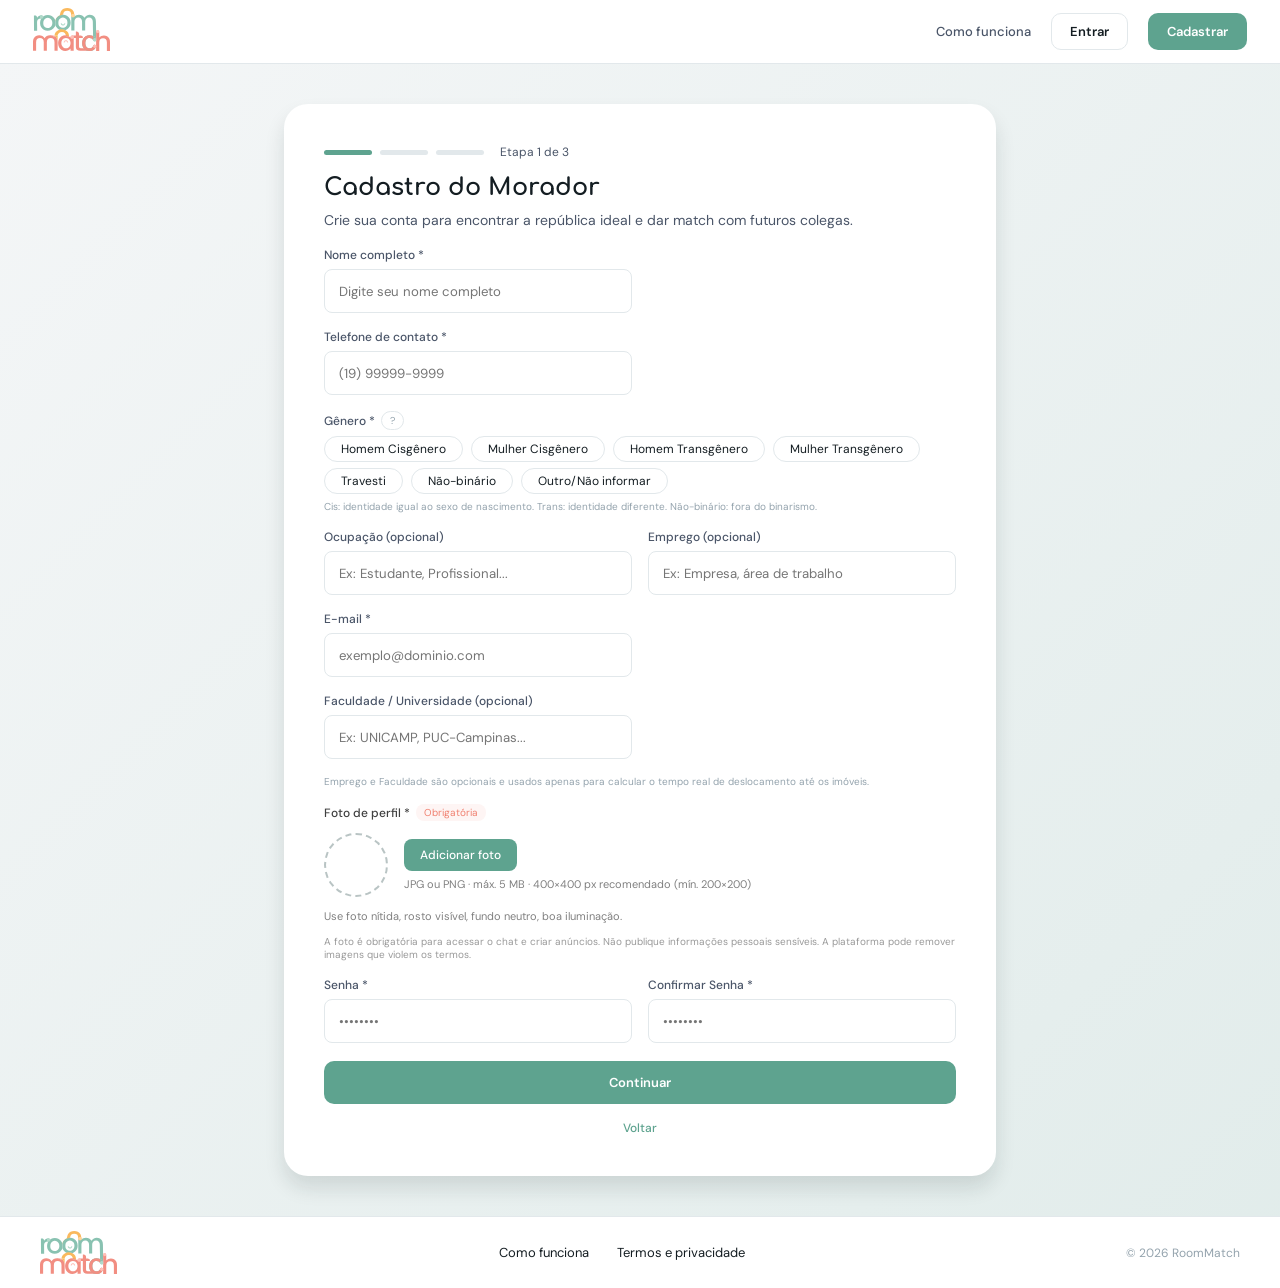
<file: frontend/pages/cadastro.html>
<!DOCTYPE html>
<html lang="pt-BR">
<head>
    <meta charset="UTF-8">
    <meta name="viewport" content="width=device-width, initial-scale=1.0">
    <title>Cadastro · Room Match</title>
    <link rel="stylesheet" href="../design-tokens.css">
    <link rel="stylesheet" href="../css/base.css">
    <link rel="stylesheet" href="../css/cadastro.css">
</head>
<body class="auth-page">

    <header class="site-header">
        <a href="home.html"><img src="../assets/logo.svg" alt="RoomMatch"></a>
        <nav>
            <a href="#">Como funciona</a>
            <a class="btn btn-secondary" href="login.html">Entrar</a>
            <a class="btn btn-primary" href="escolha-papel.html">Cadastrar</a>
        </nav>
    </header>

    <main class="cadastro-main">
        <form id="cadastro-form" class="cadastro-card" novalidate>
            <div class="stepper">
                <span class="step ativo"></span>
                <span class="step"></span>
                <span class="step"></span>
                <span id="etapa-rotulo" class="step-rotulo">Etapa 1 de 3</span>
            </div>

            <section class="etapa" data-etapa="1">
                <div class="etapa-titulo">
                    <h1>Cadastro do <span data-papel>Morador</span></h1>
                    <p>Crie sua conta para encontrar a república ideal e dar match com futuros colegas.</p>
                </div>

                <div class="grade">
                    <div class="campo col-1">
                        <label for="nome">Nome completo *</label>
                        <input id="nome" name="nome" type="text" placeholder="Digite seu nome completo" autocomplete="name" required>
                    </div>

                    <div class="campo col-1">
                        <label for="telefone">Telefone de contato *</label>
                        <input id="telefone" name="telefone" type="tel" placeholder="(19) 99999-9999" autocomplete="tel" required>
                    </div>

                    <fieldset class="genero col-full">
                        <legend>Gênero * <span class="ajuda">?</span></legend>
                        <div class="pilulas">
                            <label class="pilula"><input class="visually-hidden" type="radio" name="genero" value="Homem Cisgênero" required><span>Homem Cisgênero</span></label>
                            <label class="pilula"><input class="visually-hidden" type="radio" name="genero" value="Mulher Cisgênero" required><span>Mulher Cisgênero</span></label>
                            <label class="pilula"><input class="visually-hidden" type="radio" name="genero" value="Homem Transgênero" required><span>Homem Transgênero</span></label>
                            <label class="pilula"><input class="visually-hidden" type="radio" name="genero" value="Mulher Transgênero" required><span>Mulher Transgênero</span></label>
                            <label class="pilula"><input class="visually-hidden" type="radio" name="genero" value="Travesti" required><span>Travesti</span></label>
                            <label class="pilula"><input class="visually-hidden" type="radio" name="genero" value="Não-binário" required><span>Não-binário</span></label>
                            <label class="pilula"><input class="visually-hidden" type="radio" name="genero" value="Outro/Não informar" required><span>Outro/Não informar</span></label>
                        </div>
                        <p class="nota">Cis: identidade igual ao sexo de nascimento. Trans: identidade diferente. Não-binário: fora do binarismo.</p>
                    </fieldset>

                    <div class="campo col-1">
                        <label for="ocupacao">Ocupação (opcional)</label>
                        <input id="ocupacao" name="ocupacao" type="text" placeholder="Ex: Estudante, Profissional...">
                    </div>
                    <div class="campo col-2">
                        <label for="emprego">Emprego (opcional)</label>
                        <input id="emprego" name="emprego" type="text" placeholder="Ex: Empresa, área de trabalho">
                    </div>

                    <div class="campo col-1">
                        <label for="email">E-mail *</label>
                        <input id="email" name="email" type="email" placeholder="exemplo@dominio.com" autocomplete="email" required>
                    </div>

                    <div class="campo col-1">
                        <label for="faculdade">Faculdade / Universidade (opcional)</label>
                        <input id="faculdade" name="faculdade" type="text" placeholder="Ex: UNICAMP, PUC-Campinas...">
                    </div>

                    <p class="nota col-full">Emprego e Faculdade são opcionais e usados apenas para calcular o tempo real de deslocamento até os imóveis.</p>

                    <div class="foto col-full">
                        <p class="foto-rotulo">Foto de perfil * <span class="selo-obrigatoria">Obrigatória</span></p>
                        <div class="foto-linha">
                            <div class="avatar"><img id="foto-previa" alt="Prévia da foto de perfil" hidden></div>
                            <div class="foto-info">
                                <label for="foto" class="btn-foto">Adicionar foto</label>
                                <input id="foto" class="visually-hidden" name="foto" type="file" accept="image/jpeg,image/png" required>
                                <p>JPG ou PNG · máx. 5 MB · 400×400 px recomendado (mín. 200×200)</p>
                            </div>
                        </div>
                        <p class="foto-dica">Use foto nítida, rosto visível, fundo neutro, boa iluminação.</p>
                        <p class="foto-aviso">A foto é obrigatória para acessar o chat e criar anúncios. Não publique informações pessoais sensíveis. A plataforma pode remover imagens que violem os termos.</p>
                    </div>

                    <div class="campo col-1">
                        <label for="senha">Senha *</label>
                        <input id="senha" name="senha" type="password" placeholder="••••••••" autocomplete="new-password" required>
                    </div>
                    <div class="campo col-2">
                        <label for="confirmar-senha">Confirmar Senha *</label>
                        <input id="confirmar-senha" type="password" placeholder="••••••••" autocomplete="new-password" required>
                    </div>
                </div>

                <div class="acoes acoes-coluna">
                    <button type="button" class="btn btn-primary" data-acao="continuar">Continuar</button>
                    <a class="link-voltar" href="login.html">Voltar</a>
                </div>
            </section>

            <section class="etapa" data-etapa="2" hidden>
                <div class="etapa-titulo">
                    <h1>Preferências de convivência</h1>
                    <p>Tags, orçamento e limiar · <span data-papel>Morador</span></p>
                </div>

                <div class="tags-secao">
                    <div class="tags-cabecalho">
                        <h2>Tags de Adesão</h2>
                        <span id="tags-contador">0 selecionadas</span>
                    </div>
                    <div class="pilulas">
                        <label class="pilula"><input class="visually-hidden" type="checkbox" name="tag" value="Pet Friendly"><span>Pet Friendly</span></label>
                        <label class="pilula"><input class="visually-hidden" type="checkbox" name="tag" value="Home Office"><span>Home Office</span></label>
                        <label class="pilula"><input class="visually-hidden" type="checkbox" name="tag" value="Aberto a Festas"><span>Aberto a Festas</span></label>
                        <label class="pilula"><input class="visually-hidden" type="checkbox" name="tag" value="Vegano/Vegetariano"><span>Vegano/Vegetariano</span></label>
                        <label class="pilula"><input class="visually-hidden" type="checkbox" name="tag" value="LGBTQIA+ Safe"><span>LGBTQIA+ Safe</span></label>
                        <label class="pilula"><input class="visually-hidden" type="checkbox" name="tag" value="Limpeza Compartilhada"><span>Limpeza Compartilhada</span></label>
                    </div>

                    <div class="tags-cabecalho">
                        <h2>Tags de Restrição</h2>
                    </div>
                    <div class="pilulas">
                        <label class="pilula"><input class="visually-hidden" type="checkbox" name="tag" value="Silêncio Noturno"><span>Silêncio Noturno</span></label>
                        <label class="pilula"><input class="visually-hidden" type="checkbox" name="tag" value="Sem Festas"><span>Sem Festas</span></label>
                        <label class="pilula"><input class="visually-hidden" type="checkbox" name="tag" value="Sem Fumo"><span>Sem Fumo</span></label>
                        <label class="pilula"><input class="visually-hidden" type="checkbox" name="tag" value="Sem Pets"><span>Sem Pets</span></label>
                        <label class="pilula"><input class="visually-hidden" type="checkbox" name="tag" value="Visitas Restritas"><span>Visitas Restritas</span></label>
                        <label class="pilula"><input class="visually-hidden" type="checkbox" name="tag" value="Itens Individuais"><span>Itens Individuais</span></label>
                    </div>

                    <p class="nota">Selecione mínimo 3 e máximo 8 tags no total. Tags comuns com o imóvel são destacadas no match.</p>
                </div>

                <div class="slider">
                    <label for="orcamento">Orçamento máximo mensal</label>
                    <span class="valor-digitado">R$ <input id="orcamento-valor" type="number" min="0" max="100000" step="0.01" inputmode="decimal" aria-label="Orçamento máximo mensal em reais"></span>
                    <input id="orcamento" name="orcamento" type="range" min="0" max="100000" step="100" value="0">
                    <div class="slider-limites"><span>R$ 0,00</span><span>R$ 100.000,00</span></div>
                </div>

                <div class="slider">
                    <label for="limiar">Limiar mínimo de compatibilidade</label>
                    <span class="valor-digitado valor-curto"><input id="limiar-valor" type="number" min="0" max="100" step="1" inputmode="numeric" aria-label="Limiar mínimo de compatibilidade em porcentagem"> %</span>
                    <input id="limiar" name="limiar" type="range" min="0" max="100" step="5" value="70">
                    <div class="slider-limites"><span>0%</span><span>100%</span></div>
                </div>

                <div class="acoes acoes-linha">
                    <button type="button" class="btn btn-secondary" data-acao="voltar">Voltar</button>
                    <button type="button" class="btn btn-primary" data-acao="continuar">Continuar</button>
                </div>
            </section>

            <section class="etapa" data-etapa="3" hidden>
                <div class="etapa-titulo">
                    <h1>Termos e privacidade</h1>
                    <p>Consentimento LGPD · <span data-papel>Morador</span></p>
                </div>

                <div class="termos">
                    <h2>Termos de uso e privacidade do RoomMatch</h2>

                    <h3>1. O serviço</h3>
                    <p>O RoomMatch é uma plataforma para encontrar um anúncio de moradia compartilhada e conversar com quem publicou. O Morador busca, compara e entra em contato. O locador publica o anúncio do imóvel.</p>
                    <p>A plataforma mostra anúncios, o match, favoritos, chat e pedido de visita. Ela não é imobiliária, não cobra aluguel, não recebe caução e não assina o contrato de locação. Combinar a visita ou fechar o aluguel é um acordo entre as pessoas, fora do RoomMatch.</p>

                    <h3>2. Quem pode criar conta</h3>
                    <p>A conta é para quem tem 18 anos ou mais. Cada pessoa informa dados verdadeiros e guarda a própria senha. Uma conta pode ser de Morador, de locador, ou dos dois.</p>

                    <h3>3. Anúncio</h3>
                    <p>Quem publica responde pelo que coloca no anúncio: fotos, descrição, vagas, endereço e valores. O total mensal é a soma de aluguel, condomínio, IPTU e contas. O tempo de deslocamento é uma estimativa até o destino informado, como a faculdade ou o trabalho. O match compara tags de convivência, total mensal e deslocamento. Esse percentual orienta a busca e não garante compatibilidade, segurança nem que o imóvel esteja disponível.</p>
                    <p>Favoritar um anúncio só organiza a sua lista. Agendar uma visita não reserva o quarto e não cria contrato.</p>

                    <h3>4. Dados que pedimos</h3>
                    <p>Para a conta: nome, e-mail, senha, telefone, data de nascimento, foto, cidade, bio e gênero, quando você informar. Para o Morador: orçamento, tags e preferências de moradia. Para o locador: CPF ou CNPJ e os dados do anúncio, inclusive endereço. No uso: favoritos, mensagens e pedidos de visita.</p>
                    <p>A senha fica armazenada apenas como hash. Ela não é exibida e a equipe não consegue lê-la.</p>

                    <h3>5. Para que usamos</h3>
                    <p>Usamos esses dados para criar a conta, mostrar o anúncio, calcular o match, liberar favoritos, chat e visita, e manter a segurança da plataforma. A base é o seu consentimento, pedido neste aceite, e a execução do serviço que você pediu ao se cadastrar (Lei 13.709/2018, art. 7º, I e V).</p>
                    <p>O que você publica pode aparecer para outras pessoas usuárias: nome, foto, bio, tags, anúncio e as mensagens daquela conversa. Antes do login, parte do anúncio pode ficar oculta. Não vendemos dados pessoais.</p>

                    <h3>6. Seus direitos</h3>
                    <p>Enquanto a conta existir, você pode pedir confirmação, acesso e correção dos seus dados. Em Segurança, Excluir minha conta apaga os dados da conta. Essa exclusão é permanente. Você pode retirar este consentimento pelo mesmo caminho. Sem a conta, o mural, o chat e a publicação deixam de funcionar.</p>

                    <h3>7. Conduta</h3>
                    <p>É vedado publicar dado falso, conteúdo ofensivo, dado de outra pessoa sem autorização, ou usar o chat para golpe. Fotos, anúncios e mensagens que descumprirem estes termos podem ser removidos, e a conta pode ser encerrada.</p>

                    <h3>8. Aceite</h3>
                    <p>Ao marcar “Li e aceito os termos de uso e política de privacidade” e finalizar o cadastro, você confirma que leu este texto e autoriza o tratamento descrito acima.</p>
                </div>

                <label class="aceite">
                    <input id="aceite" type="checkbox" name="aceite">
                    Li e aceito os termos de uso e política de privacidade
                </label>

                <div class="acoes acoes-linha">
                    <button type="button" class="btn btn-secondary" data-acao="voltar">Voltar</button>
                    <button id="finalizar" type="button" class="btn btn-primary" data-acao="finalizar" disabled>Finalizar cadastro</button>
                </div>
            </section>
        </form>
    </main>

    <footer class="site-footer">
        <img src="../assets/logo.svg" alt="RoomMatch">
        <nav>
            <a href="#">Como funciona</a>
            <a href="#">Termos e privacidade</a>
        </nav>
        <small>© 2026 RoomMatch</small>
    </footer>

    <script src="../js/sessao.js"></script>
    <script src="../js/cadastro.js"></script>
</body>
</html>
</file>
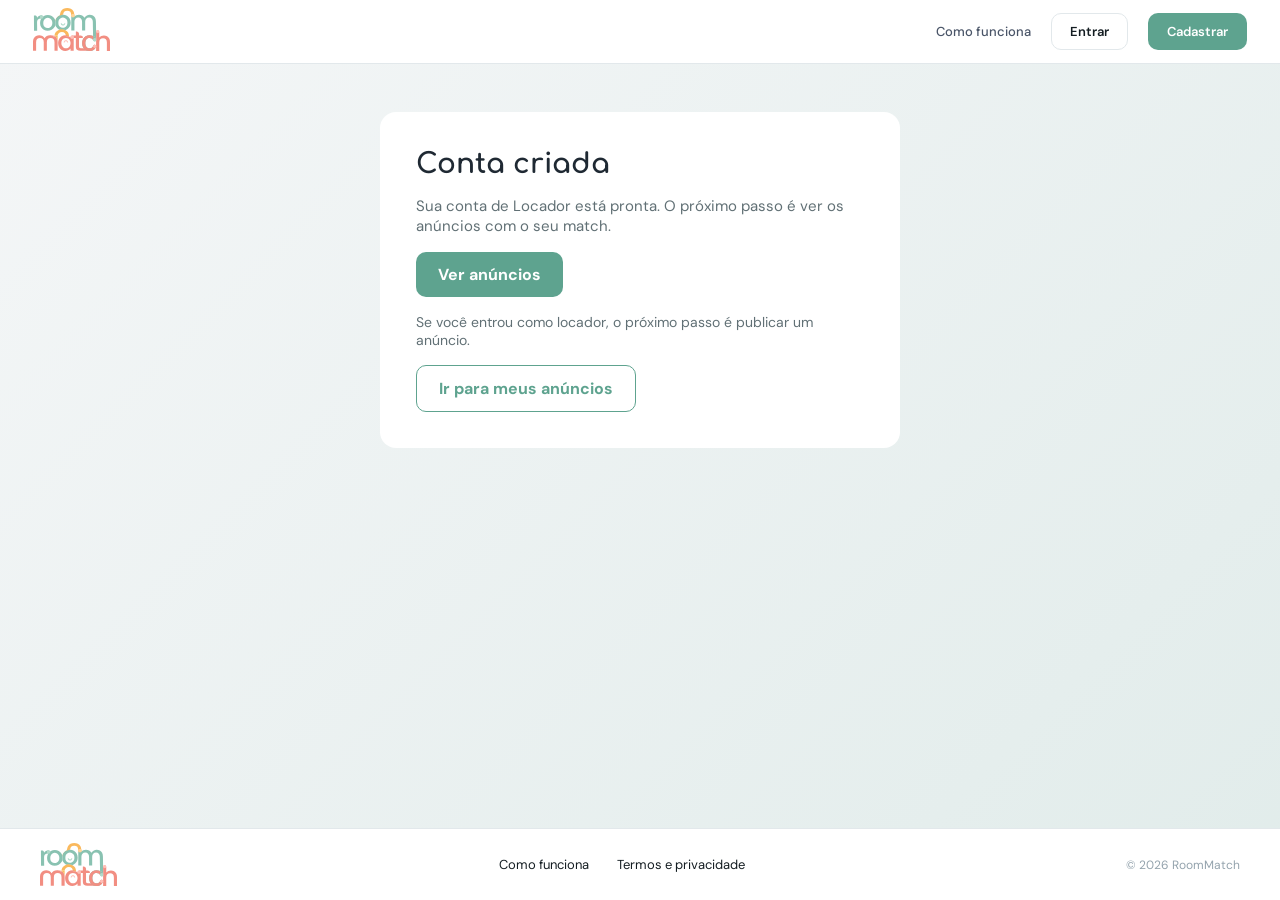
<file: frontend/pages/conta-criada.html>
<!DOCTYPE html>
<html lang="pt-BR">
<head>
    <meta charset="UTF-8">
    <meta name="viewport" content="width=device-width, initial-scale=1.0">
    <title>Conta criada · Room Match</title>
    <link rel="stylesheet" href="../design-tokens.css">
    <link rel="stylesheet" href="../css/base.css">
    <link rel="stylesheet" href="../css/conta-criada.css">
</head>
<body class="auth-page">

    <header class="site-header">
        <a href="home.html"><img src="../assets/logo.svg" alt="RoomMatch"></a>
        <nav>
            <a href="#">Como funciona</a>
            <a class="btn btn-secondary" href="login.html">Entrar</a>
            <a class="btn btn-primary" href="escolha-papel.html">Cadastrar</a>
        </nav>
    </header>

    <main class="conta-criada-main">
        <section class="conta-criada-card">
            <h1>Conta criada</h1>
            <p class="conta-criada-texto">Sua conta de Locador está pronta. O próximo passo é ver os anúncios com o seu match.</p>
            <a class="btn-conta btn-conta-primario" href="home.html">Ver anúncios</a>
            <p class="conta-criada-nota">Se você entrou como locador, o próximo passo é publicar um anúncio.</p>
            <a class="btn-conta btn-conta-contorno" href="#">Ir para meus anúncios</a>
        </section>
    </main>

    <footer class="site-footer">
        <img src="../assets/logo.svg" alt="RoomMatch">
        <nav>
            <a href="#">Como funciona</a>
            <a href="#">Termos e privacidade</a>
        </nav>
        <small>© 2026 RoomMatch</small>
    </footer>
</body>
</html>
</file>
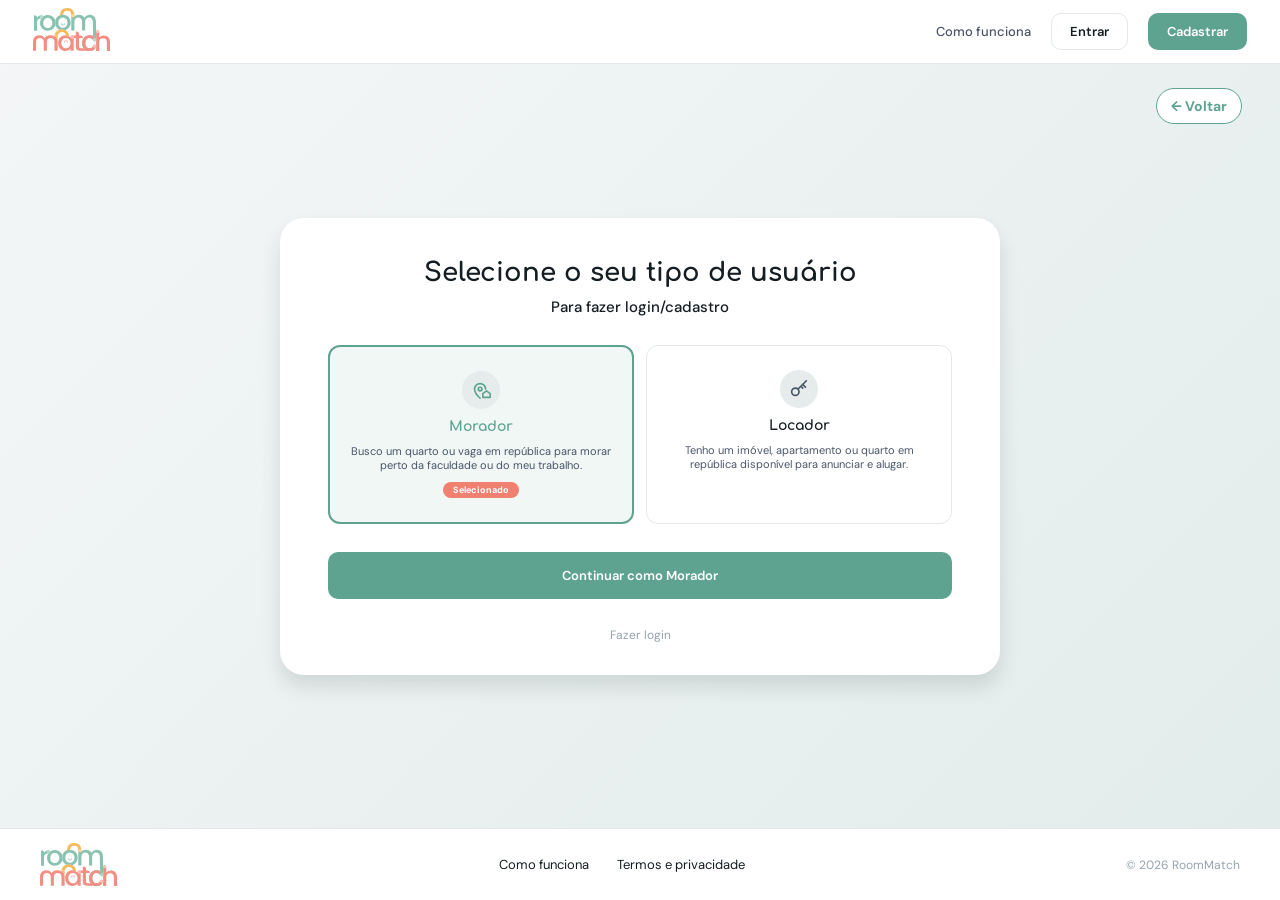
<file: frontend/pages/escolha-papel.html>
<!DOCTYPE html>
<html lang="pt-BR">
<head>
    <meta charset="UTF-8">
    <meta name="viewport" content="width=device-width, initial-scale=1.0">
    <title>Escolha de papel · Room Match</title>
    <link rel="stylesheet" href="../design-tokens.css">
    <link rel="stylesheet" href="../css/base.css">
    <link rel="stylesheet" href="../css/escolha-papel.css">
</head>
<body class="auth-page">

    <header class="site-header">
        <a href="home.html"><img src="../assets/logo.svg" alt="RoomMatch"></a>
        <nav>
            <a href="#">Como funciona</a>
            <a class="btn btn-secondary" href="login.html">Entrar</a>
            <a class="btn btn-primary" href="escolha-papel.html">Cadastrar</a>
        </nav>
    </header>

    <main class="papel-main">
        <a class="btn-voltar-pagina papel-voltar" href="home.html">← Voltar</a>

        <form id="papel-form" class="papel-card">
            <div class="papel-titulo">
                <h1>Selecione o seu tipo de usuário</h1>
                <p>Para fazer login/cadastro</p>
            </div>

            <fieldset class="papeis">
                <legend class="visually-hidden">Tipo de usuário</legend>

                <label class="papel">
                    <input class="visually-hidden" type="radio" name="papel" value="morador" checked>
                    <span class="papel-opcao">
                        <span class="papel-icone" aria-hidden="true">
                            <svg viewBox="0 0 24 24" fill="none" stroke="currentColor" stroke-width="1.8" stroke-linecap="round" stroke-linejoin="round"><path d="M11 21s-6-5.2-6-10a6 6 0 0 1 12 0"/><circle cx="11" cy="11" r="2"/><path d="M14 20v-4l4-3 4 3v4z"/></svg>
                        </span>
                        <span class="papel-nome">Morador</span>
                        <span class="papel-descricao">Busco um quarto ou vaga em república para morar perto da faculdade ou do meu trabalho.</span>
                        <span class="papel-selo">Selecionado</span>
                    </span>
                </label>

                <label class="papel">
                    <input class="visually-hidden" type="radio" name="papel" value="locador">
                    <span class="papel-opcao">
                        <span class="papel-icone" aria-hidden="true">
                            <svg viewBox="0 0 24 24" fill="none" stroke="currentColor" stroke-width="1.8" stroke-linecap="round" stroke-linejoin="round"><circle cx="8" cy="15" r="4"/><path d="M11 12l9-9M16 7l3 3M14 9l2 2"/></svg>
                        </span>
                        <span class="papel-nome">Locador</span>
                        <span class="papel-descricao">Tenho um imóvel, apartamento ou quarto em república disponível para anunciar e alugar.</span>
                        <span class="papel-selo">Selecionado</span>
                    </span>
                </label>
            </fieldset>

            <a id="papel-continuar" class="btn btn-primary" href="cadastro.html?papel=morador">Continuar como Morador</a>
            <a class="papel-login" href="login.html">Fazer login</a>
        </form>
    </main>

    <footer class="site-footer">
        <img src="../assets/logo.svg" alt="RoomMatch">
        <nav>
            <a href="#">Como funciona</a>
            <a href="#">Termos e privacidade</a>
        </nav>
        <small>© 2026 RoomMatch</small>
    </footer>

    <script src="../js/escolha-papel.js"></script>
</body>
</html>
</file>
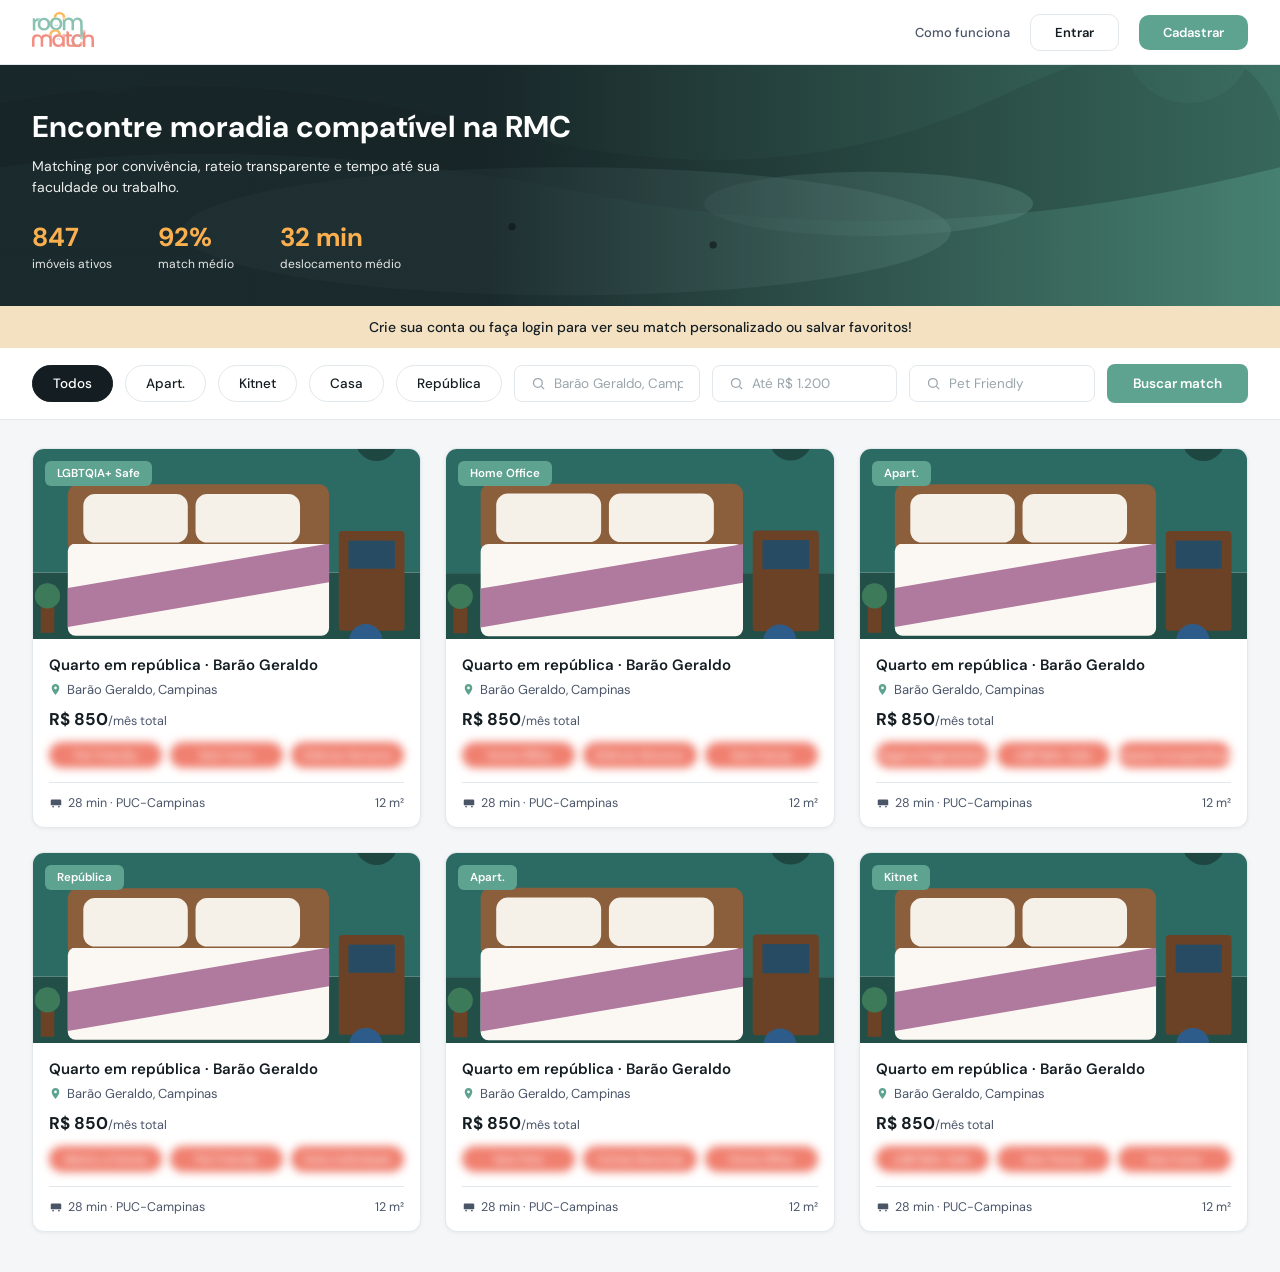
<file: frontend/pages/home.html>
<!DOCTYPE html>
<html lang="pt-BR">
<head>
    <meta charset="UTF-8">
    <meta name="viewport" content="width=device-width, initial-scale=1.0">
    <title>Room Match</title>
    <link rel="preconnect" href="https://fonts.googleapis.com">
    <link rel="preconnect" href="https://fonts.gstatic.com" crossorigin>
    <link href="https://fonts.googleapis.com/css2?family=DM+Sans:wght@400;500;600;700&display=swap" rel="stylesheet">
    <link rel="stylesheet" href="../css/home.css">
</head>
<body>

    <header>
        <a class="logo" href="home.html"><img src="../assets/logo.svg" alt="Room Match" width="62"></a>
        <nav class="nav-visitante">
            <a class="como-funciona" href="#">Como funciona</a>
            <a href="login.html"><button class="btn-entrar">Entrar</button></a>
            <a href="escolha-papel.html"><button class="btn-cadastrar">Cadastrar</button></a>
        </nav>
        <nav class="nav-logado">
            <a class="ativo" href="home.html">Explorar</a>
            <a href="favoritos.html">Favoritos</a>
            <a href="#">Mensagens</a>
            <span class="nav-usuario" aria-label="Minha conta">IB</span>
        </nav>
    </header>

    <section class="hero">
        <h1>Encontre moradia compatível na RMC</h1>
        <p>Matching por convivência, rateio transparente e tempo até sua faculdade ou trabalho.</p>
        <div class="stats">
            <div>
                <span class="stat-number">847</span>
                <span class="stat-label">imóveis ativos</span>
            </div>
            <div>
                <span class="stat-number">92%</span>
                <span class="stat-label">match médio</span>
            </div>
            <div>
                <span class="stat-number">32 min</span>
                <span class="stat-label">deslocamento médio</span>
            </div>
        </div>
    </section>

    <div class="cta-banner">
        Crie sua conta ou faça login para ver seu match personalizado ou salvar favoritos!
    </div>

    <div class="filter-bar">
        <button class="pill active">Todos</button>
        <button class="pill">Apart.</button>
        <button class="pill">Kitnet</button>
        <button class="pill">Casa</button>
        <button class="pill">República</button>

        <div class="search-input">
            <svg viewBox="0 0 24 24" fill="none" stroke="currentColor" stroke-width="2"><circle cx="11" cy="11" r="7"/><line x1="21" y1="21" x2="16.65" y2="16.65"/></svg>
            <input type="text" placeholder="Barão Geraldo, Campinas">
        </div>
        <div class="search-input">
            <svg viewBox="0 0 24 24" fill="none" stroke="currentColor" stroke-width="2"><circle cx="11" cy="11" r="7"/><line x1="21" y1="21" x2="16.65" y2="16.65"/></svg>
            <input type="text" placeholder="Até R$ 1.200">
        </div>
        <div class="search-input">
            <svg viewBox="0 0 24 24" fill="none" stroke="currentColor" stroke-width="2"><circle cx="11" cy="11" r="7"/><line x1="21" y1="21" x2="16.65" y2="16.65"/></svg>
            <input type="text" placeholder="Pet Friendly">
        </div>

        <button class="btn-buscar">Buscar match</button>
    </div>

    <div class="properties">
        <!-- Card 1 -->
        <div class="card" onclick="location.href='detalhe.html'">
            <div class="card-image"><span class="badge">LGBTQIA+ Safe</span><span class="badge-match">78% match</span></div>
            <div class="card-body">
                <div class="card-title">Quarto em república · Barão Geraldo</div>
                <div class="card-location">
                    <svg viewBox="0 0 24 24" fill="currentColor"><path d="M12 2C8.13 2 5 5.13 5 9c0 5.25 7 13 7 13s7-7.75 7-13c0-3.87-3.13-7-7-7zm0 9.5A2.5 2.5 0 1 1 12 6.5a2.5 2.5 0 0 1 0 5z"/></svg>
                    Barão Geraldo, Campinas
                </div>
                <div class="card-price">R$ 850<span>/mês total</span></div>
                <div class="amenities"><span class="tag">Pet Friendly</span><span class="tag">Sem Fumo</span><span class="tag">Silêncio Noturno</span></div>
                <div class="card-footer">
                    <span class="commute">
                        <svg viewBox="0 0 24 24" fill="currentColor"><rect x="3" y="6" width="18" height="10" rx="2"/><circle cx="7" cy="18" r="1.5"/><circle cx="17" cy="18" r="1.5"/></svg>
                        28 min · PUC-Campinas
                    </span>
                    <span>12 m²</span>
                </div>
            </div>
        </div>

        <!-- Card 2 -->
        <div class="card" onclick="location.href='detalhe.html'">
            <div class="card-image"><span class="badge">Home Office</span><span class="badge-match">88% match</span></div>
            <div class="card-body">
                <div class="card-title">Quarto em república · Barão Geraldo</div>
                <div class="card-location">
                    <svg viewBox="0 0 24 24" fill="currentColor"><path d="M12 2C8.13 2 5 5.13 5 9c0 5.25 7 13 7 13s7-7.75 7-13c0-3.87-3.13-7-7-7zm0 9.5A2.5 2.5 0 1 1 12 6.5a2.5 2.5 0 0 1 0 5z"/></svg>
                    Barão Geraldo, Campinas
                </div>
                <div class="card-price">R$ 850<span>/mês total</span></div>
                <div class="amenities"><span class="tag">Home Office</span><span class="tag">Silêncio Noturno</span><span class="tag">Sem Festas</span></div>
                <div class="card-footer">
                    <span class="commute">
                        <svg viewBox="0 0 24 24" fill="currentColor"><rect x="3" y="6" width="18" height="10" rx="2"/><circle cx="7" cy="18" r="1.5"/><circle cx="17" cy="18" r="1.5"/></svg>
                        28 min · PUC-Campinas
                    </span>
                    <span>12 m²</span>
                </div>
            </div>
        </div>

        <!-- Card 3 -->
        <div class="card" onclick="location.href='detalhe.html'">
            <div class="card-image"><span class="badge">Apart.</span><span class="badge-match">95% match</span></div>
            <div class="card-body">
                <div class="card-title">Quarto em república · Barão Geraldo</div>
                <div class="card-location">
                    <svg viewBox="0 0 24 24" fill="currentColor"><path d="M12 2C8.13 2 5 5.13 5 9c0 5.25 7 13 7 13s7-7.75 7-13c0-3.87-3.13-7-7-7zm0 9.5A2.5 2.5 0 1 1 12 6.5a2.5 2.5 0 0 1 0 5z"/></svg>
                    Barão Geraldo, Campinas
                </div>
                <div class="card-price">R$ 850<span>/mês total</span></div>
                <div class="amenities"><span class="tag">Vegano/Vegetariano</span><span class="tag">LGBTQIA+ Safe</span><span class="tag">Limpeza Compartilhada</span></div>
                <div class="card-footer">
                    <span class="commute">
                        <svg viewBox="0 0 24 24" fill="currentColor"><rect x="3" y="6" width="18" height="10" rx="2"/><circle cx="7" cy="18" r="1.5"/><circle cx="17" cy="18" r="1.5"/></svg>
                        28 min · PUC-Campinas
                    </span>
                    <span>12 m²</span>
                </div>
            </div>
        </div>

        <!-- Card 4 -->
        <div class="card" onclick="location.href='detalhe.html'">
            <div class="card-image"><span class="badge">República</span><span class="badge-match">74% match</span></div>
            <div class="card-body">
                <div class="card-title">Quarto em república · Barão Geraldo</div>
                <div class="card-location">
                    <svg viewBox="0 0 24 24" fill="currentColor"><path d="M12 2C8.13 2 5 5.13 5 9c0 5.25 7 13 7 13s7-7.75 7-13c0-3.87-3.13-7-7-7zm0 9.5A2.5 2.5 0 1 1 12 6.5a2.5 2.5 0 0 1 0 5z"/></svg>
                    Barão Geraldo, Campinas
                </div>
                <div class="card-price">R$ 850<span>/mês total</span></div>
                <div class="amenities"><span class="tag">Aberto a Festas</span><span class="tag">Pet Friendly</span><span class="tag">Itens Individuais</span></div>
                <div class="card-footer">
                    <span class="commute">
                        <svg viewBox="0 0 24 24" fill="currentColor"><rect x="3" y="6" width="18" height="10" rx="2"/><circle cx="7" cy="18" r="1.5"/><circle cx="17" cy="18" r="1.5"/></svg>
                        28 min · PUC-Campinas
                    </span>
                    <span>12 m²</span>
                </div>
            </div>
        </div>

        <!-- Card 5 -->
        <div class="card" onclick="location.href='detalhe.html'">
            <div class="card-image"><span class="badge">Apart.</span><span class="badge-match">81% match</span></div>
            <div class="card-body">
                <div class="card-title">Quarto em república · Barão Geraldo</div>
                <div class="card-location">
                    <svg viewBox="0 0 24 24" fill="currentColor"><path d="M12 2C8.13 2 5 5.13 5 9c0 5.25 7 13 7 13s7-7.75 7-13c0-3.87-3.13-7-7-7zm0 9.5A2.5 2.5 0 1 1 12 6.5a2.5 2.5 0 0 1 0 5z"/></svg>
                    Barão Geraldo, Campinas
                </div>
                <div class="card-price">R$ 850<span>/mês total</span></div>
                <div class="amenities"><span class="tag">Sem Pets</span><span class="tag">Visitas Restritas</span><span class="tag">Home Office</span></div>
                <div class="card-footer">
                    <span class="commute">
                        <svg viewBox="0 0 24 24" fill="currentColor"><rect x="3" y="6" width="18" height="10" rx="2"/><circle cx="7" cy="18" r="1.5"/><circle cx="17" cy="18" r="1.5"/></svg>
                        28 min · PUC-Campinas
                    </span>
                    <span>12 m²</span>
                </div>
            </div>
        </div>

        <!-- Card 6 -->
        <div class="card" onclick="location.href='detalhe.html'">
            <div class="card-image"><span class="badge">Kitnet</span><span class="badge-match">92% match</span></div>
            <div class="card-body">
                <div class="card-title">Quarto em república · Barão Geraldo</div>
                <div class="card-location">
                    <svg viewBox="0 0 24 24" fill="currentColor"><path d="M12 2C8.13 2 5 5.13 5 9c0 5.25 7 13 7 13s7-7.75 7-13c0-3.87-3.13-7-7-7zm0 9.5A2.5 2.5 0 1 1 12 6.5a2.5 2.5 0 0 1 0 5z"/></svg>
                    Barão Geraldo, Campinas
                </div>
                <div class="card-price">R$ 850<span>/mês total</span></div>
                <div class="amenities"><span class="tag">LGBTQIA+ Safe</span><span class="tag">Sem Festas</span><span class="tag">Sem Fumo</span></div>
                <div class="card-footer">
                    <span class="commute">
                        <svg viewBox="0 0 24 24" fill="currentColor"><rect x="3" y="6" width="18" height="10" rx="2"/><circle cx="7" cy="18" r="1.5"/><circle cx="17" cy="18" r="1.5"/></svg>
                        28 min · PUC-Campinas
                    </span>
                    <span>12 m²</span>
                </div>
            </div>
        </div>
    </div>

    <script src="../js/sessao.js"></script>
</body>
</html>
</file>
<file: frontend/design-tokens.css>
:root {
  /* Cores - Room Match (extraído do Figma) */
  --color-primary: #5ea38f;
  --color-secondary: #fbb050;
  --color-accent: #f08070;
  --color-background: #141d22;
  --color-surface: #ffffff;
  --color-surface-muted: #f4f6f7;
  --color-border: #e2e8eb;
  --color-text-primary: #141d22;
  --color-text-muted: #4a5568;
  --color-text-subtle: #94a3ad;
  --color-neutral: #757575;

  /* Tipografia */
  --font-heading: 'Comfortaa', sans-serif;
  --font-body: 'DM Sans', sans-serif;

  --fs-hero: 26px;
  --fs-h2: 18px;
  --fs-card-title: 14px;
  --fs-body: 13px;
  --fs-small: 12px;
  --fs-xsmall: 11px;

  --fw-regular: 400;
  --fw-medium: 500;
  --fw-semibold: 600;
  --fw-bold: 700;

  /* Espaçamento / raio */
  --radius-sm: 8px;
  --radius-md: 10px;
  --radius-lg: 12px;
  --radius-pill: 20px;
  --radius-tag: 16px;
}
</file>
<file: frontend/css/base.css>
@import url('https://fonts.googleapis.com/css2?family=Comfortaa:wght@700&family=DM+Sans:wght@400;500;600;700&display=swap');

/* A interface é clara: evita campos escuros quando o navegador está em modo escuro. */
:root {
    color-scheme: light;
}

* {
    margin: 0;
    padding: 0;
    box-sizing: border-box;
}

body {
    font-family: var(--font-body), sans-serif;
    color: var(--color-text-primary);
    min-height: 100vh;
}

a {
    text-decoration: none;
    color: inherit;
}

button {
    font-family: inherit;
    cursor: pointer;
}

.site-footer {
    display: flex;
    align-items: center;
    justify-content: space-between;
    height: 72px;
    padding: 0 40px;
    background: var(--color-surface);
    border-top: 1px solid var(--color-border);
}

.site-footer img {
    height: 43px;
}

.site-footer nav {
    display: flex;
    align-items: center;
    gap: 28px;
    font-size: var(--fs-body);
}

.site-footer small {
    font-size: var(--fs-small);
    color: var(--color-text-subtle);
}

.visually-hidden {
    position: absolute;
    width: 1px;
    height: 1px;
    overflow: hidden;
    clip: rect(0 0 0 0);
    white-space: nowrap;
}

.auth-page {
    display: flex;
    flex-direction: column;
    background:
        linear-gradient(135deg, var(--color-surface-muted) 2%, rgba(94, 163, 143, 0.08) 102%),
        #ecf2f2;
}

.btn {
    display: inline-flex;
    align-items: center;
    justify-content: center;
    padding: 12px 24px;
    border: 1px solid transparent;
    border-radius: var(--radius-md);
    font-size: var(--fs-body);
    font-weight: var(--fw-semibold);
}

.btn-primary {
    background: var(--color-primary);
    color: #fff;
}

.btn-secondary {
    background: var(--color-surface);
    border-color: var(--color-border);
    color: var(--color-text-primary);
}

.site-header {
    display: flex;
    align-items: center;
    justify-content: space-between;
    height: 64px;
    padding: 0 33px;
    background: var(--color-surface);
    border-bottom: 1px solid var(--color-border);
}

.site-header img {
    height: 43px;
}

.site-header nav {
    display: flex;
    align-items: center;
    gap: 20px;
}

.site-header nav a:not(.btn) {
    font-size: var(--fs-body);
    font-weight: var(--fw-medium);
    color: var(--color-text-muted);
}

.site-header .btn {
    padding: 9px 18px;
}

.site-header nav a.ativo:not(.btn) {
    font-weight: var(--fw-semibold);
    color: var(--color-primary);
}

.usuario {
    display: flex;
    align-items: center;
    gap: 10px;
    padding: 6px 12px 6px 6px;
    border-radius: 24px;
    background: #e6eceb;
    font-size: var(--fs-body);
    font-weight: var(--fw-medium);
}

.usuario-foto {
    display: grid;
    place-items: center;
    width: 36px;
    height: 36px;
    border-radius: 50%;
    background: var(--color-primary);
    font-size: var(--fs-body);
    font-weight: var(--fw-bold);
    color: #fff;
}

.page-bar {
    display: flex;
    align-items: center;
    justify-content: space-between;
    padding: 14px 32px;
    background: var(--color-surface);
    border-bottom: 1px solid var(--color-border);
}

.page-bar h1 {
    font-family: var(--font-heading), sans-serif;
    font-size: var(--fs-h2);
    font-weight: var(--fw-bold);
}

.btn-voltar-pagina {
    display: inline-flex;
    padding: 8px 14px;
    background: var(--color-surface);
    border: 1px solid var(--color-primary);
    border-radius: 999px;
    font-size: 14px;
    font-weight: var(--fw-bold);
    color: var(--color-primary);
}
</file>
<file: frontend/css/cadastro.css>
.cadastro-main {
    flex: 1;
    display: flex;
    justify-content: center;
    align-items: flex-start;
    padding: 40px 32px;
}

.cadastro-card {
    width: 100%;
    max-width: 712px;
    padding: 40px;
    display: flex;
    flex-direction: column;
    gap: 14px;
    background: var(--color-surface);
    border-radius: 24px;
    box-shadow: 0 12px 20px rgba(20, 29, 34, 0.12);
}

.etapa {
    display: flex;
    flex-direction: column;
    gap: 16px;
}

.etapa[hidden] {
    display: none;
}

.stepper {
    display: flex;
    align-items: center;
    gap: 8px;
}

.step {
    width: 48px;
    height: 5px;
    border-radius: 3px;
    background: var(--color-border);
}

.step.ativo {
    background: var(--color-primary);
}

.step-rotulo {
    padding-left: 8px;
    font-size: var(--fs-small);
    color: var(--color-text-muted);
}

.etapa-titulo {
    display: flex;
    flex-direction: column;
    gap: 8px;
}

.etapa-titulo h1 {
    font-family: var(--font-heading), sans-serif;
    font-size: 24px;
    font-weight: var(--fw-bold);
    color: var(--color-text-primary);
}

.etapa-titulo p {
    font-size: var(--fs-card-title);
    line-height: 22.4px;
    color: var(--color-text-muted);
}

.grade {
    display: grid;
    grid-template-columns: 1fr 1fr;
    gap: 16px;
}

.col-1 { grid-column: 1; }
.col-2 { grid-column: 2; }
.col-full { grid-column: 1 / -1; }

.campo {
    display: flex;
    flex-direction: column;
    gap: 6px;
}

.campo label,
.genero legend,
.foto-rotulo {
    font-size: var(--fs-small);
    font-weight: var(--fw-medium);
    color: var(--color-text-muted);
}

.campo input {
    height: 44px;
    padding: 13px 14px;
    background: var(--color-surface);
    border: 1px solid var(--color-border);
    border-radius: var(--radius-sm);
    font-family: inherit;
    font-size: 13.2px;
    color: var(--color-text-primary);
    outline: none;
}

.campo input::placeholder {
    color: var(--color-neutral);
}

.campo input:focus {
    border-color: var(--color-primary);
}

.genero {
    border: none;
    display: flex;
    flex-direction: column;
    gap: 6px;
}

.genero legend {
    display: flex;
    align-items: center;
    gap: 6px;
    margin-bottom: 6px;
}

.ajuda {
    padding: 2px 8px;
    border-radius: 10px;
    border: 1px solid var(--color-border);
    background: var(--color-surface);
    font-size: 10px;
    font-weight: var(--fw-regular);
    color: var(--color-text-subtle);
}

.pilulas {
    display: flex;
    flex-wrap: wrap;
    gap: 6px 8px;
}

.pilula span {
    display: inline-flex;
    align-items: center;
    height: 26px;
    padding: 0 16px;
    border: 1px solid var(--color-border);
    border-radius: var(--radius-tag);
    background: var(--color-surface);
    font-size: var(--fs-small);
    color: var(--color-text-primary);
    cursor: pointer;
}

.pilula input:checked + span {
    border-color: #73b2d9;
    background: #dbf0fa;
}

.pilula input:focus-visible + span {
    outline: 2px solid var(--color-primary);
    outline-offset: 2px;
}

.pilula input:disabled + span {
    opacity: 0.5;
    cursor: not-allowed;
}

.nota {
    font-size: 10px;
    color: var(--color-text-subtle);
}

.foto {
    display: flex;
    flex-direction: column;
    gap: 12px;
}

.foto-rotulo {
    display: flex;
    align-items: center;
    gap: 6px;
    color: #404040;
}

.selo-obrigatoria {
    padding: 2px 8px;
    border-radius: var(--radius-sm);
    background: rgba(240, 128, 112, 0.08);
    font-size: 10px;
    font-weight: var(--fw-regular);
    color: var(--color-accent);
}

.foto-linha {
    display: flex;
    align-items: center;
    gap: 16px;
}

.avatar {
    width: 64px;
    height: 64px;
    flex-shrink: 0;
    overflow: hidden;
    border: 2px dashed #b9c4c4;
    border-radius: 50%;
    background: var(--color-surface);
}

.avatar img {
    width: 100%;
    height: 100%;
    object-fit: cover;
}

.foto-info {
    display: flex;
    flex-direction: column;
    align-items: flex-start;
    gap: 6px;
}

.foto-info p {
    font-size: var(--fs-xsmall);
    color: #808080;
}

.btn-foto {
    padding: 8px 16px;
    border-radius: var(--radius-sm);
    background: var(--color-primary);
    font-size: var(--fs-small);
    font-weight: var(--fw-medium);
    color: #fff;
    cursor: pointer;
}

.foto-dica {
    font-size: var(--fs-xsmall);
    color: #808080;
}

.foto-aviso {
    font-size: 10px;
    color: #999;
}

.acoes {
    margin-top: 2px;
}

.acoes-coluna {
    display: flex;
    flex-direction: column;
    align-items: center;
    gap: 16px;
}

.acoes-coluna .btn {
    width: 100%;
}

.link-voltar {
    font-size: var(--fs-small);
    font-weight: var(--fw-medium);
    color: var(--color-primary);
}

.acoes-linha {
    display: flex;
    gap: 12px;
}

.acoes-linha .btn-primary {
    flex: 1;
}

.tags-secao {
    display: flex;
    flex-direction: column;
    gap: 10px;
}

.tags-cabecalho {
    display: flex;
    align-items: center;
    justify-content: space-between;
}

.tags-cabecalho h2 {
    font-size: 15px;
    font-weight: var(--fw-semibold);
    color: var(--color-text-primary);
}

#tags-contador {
    font-size: 14px;
    color: var(--color-primary);
}

.slider {
    display: grid;
    grid-template-columns: 1fr auto;
    row-gap: 8px;
}

.slider label {
    font-size: 15px;
    font-weight: var(--fw-medium);
    color: var(--color-text-muted);
}

.slider input[type="range"] {
    grid-column: 1 / -1;
    width: 100%;
    height: 8px;
    border-radius: 4px;
    appearance: none;
    cursor: pointer;
    background: linear-gradient(
        to right,
        var(--color-primary) var(--preenchimento),
        var(--color-border) var(--preenchimento)
    );
}

.slider input[type="range"]::-webkit-slider-thumb {
    width: 18px;
    height: 18px;
    border: 2px solid var(--color-surface);
    border-radius: 50%;
    appearance: none;
    background: var(--color-primary);
    box-shadow: 0 1px 4px rgba(20, 29, 34, 0.3);
}

.slider input[type="range"]::-moz-range-thumb {
    width: 14px;
    height: 14px;
    border: 2px solid var(--color-surface);
    border-radius: 50%;
    background: var(--color-primary);
    box-shadow: 0 1px 4px rgba(20, 29, 34, 0.3);
}

.valor-digitado {
    display: flex;
    align-items: center;
    gap: 6px;
    font-size: 15px;
    font-weight: var(--fw-bold);
    color: var(--color-primary);
}

.valor-digitado input {
    width: 130px;
    padding: 6px 10px;
    background: var(--color-surface);
    border: 1px solid var(--color-border);
    border-radius: var(--radius-sm);
    font-family: inherit;
    font-size: 15px;
    font-weight: var(--fw-bold);
    text-align: right;
    color: var(--color-primary);
    outline: none;
}

.valor-curto input {
    width: 72px;
}

.valor-digitado input:focus {
    border-color: var(--color-primary);
}

.slider-limites {
    grid-column: 1 / -1;
    display: flex;
    justify-content: space-between;
    font-size: var(--fs-small);
    color: var(--color-text-subtle);
}

.termos {
    display: flex;
    flex-direction: column;
    gap: 12px;
    padding: 24px 20px;
    border-radius: var(--radius-md);
    border: 1px solid var(--color-border);
    background: var(--color-surface);
    font-size: var(--fs-body);
    line-height: 1.4;
    color: var(--color-text-muted);
}

.termos h2,
.termos h3 {
    font-size: var(--fs-body);
    font-weight: var(--fw-regular);
}

.termos h3 {
    margin-top: 4px;
}

.aceite {
    display: flex;
    align-items: center;
    gap: 10px;
    font-size: 15px;
    color: var(--color-text-primary);
    cursor: pointer;
}

.aceite input {
    width: 22px;
    height: 22px;
    accent-color: var(--color-primary);
}

.btn:disabled {
    opacity: 0.6;
    cursor: not-allowed;
}

@media (max-width: 700px) {
    .cadastro-card {
        padding: 24px;
    }

    .col-1,
    .col-2 {
        grid-column: 1 / -1;
    }
}
</file>
<file: frontend/css/conta-criada.css>
.conta-criada-main {
    flex: 1;
    display: flex;
    justify-content: center;
    align-items: flex-start;
    padding: 48px 32px;
}

.conta-criada-card {
    width: 100%;
    max-width: 520px;
    padding: 36px;
    display: flex;
    flex-direction: column;
    align-items: flex-start;
    gap: 16px;
    background: var(--color-surface);
    border-radius: 16px;
}

.conta-criada-card h1 {
    font-family: var(--font-heading), sans-serif;
    font-size: 28px;
    font-weight: var(--fw-bold);
    color: #1f2933;
}

.conta-criada-texto {
    font-size: 15px;
    color: #617075;
}

.conta-criada-nota {
    font-size: var(--fs-card-title);
    color: #617075;
}

.btn-conta {
    padding: 12px 22px;
    border-radius: var(--radius-md);
    font-size: 16px;
    font-weight: var(--fw-bold);
}

.btn-conta-primario {
    background: var(--color-primary);
    color: #fff;
}

.btn-conta-contorno {
    background: var(--color-surface);
    border: 1px solid var(--color-primary);
    color: var(--color-primary);
}
</file>
<file: frontend/css/escolha-papel.css>
.papel-main {
    position: relative;
    flex: 1;
    display: flex;
    align-items: center;
    justify-content: center;
    padding: 72px 32px;
}

.papel-voltar {
    position: absolute;
    top: 24px;
    right: 38px;
}

.papel-card {
    display: flex;
    flex-direction: column;
    align-items: center;
    gap: 28px;
    width: 100%;
    max-width: 720px;
    padding: 40px 48px 32px;
    border-radius: 24px;
    background: var(--color-surface);
    box-shadow: 0 12px 20px rgba(20, 29, 34, 0.12);
}

.papel-titulo {
    display: flex;
    flex-direction: column;
    align-items: center;
    gap: 10px;
    text-align: center;
}

.papel-titulo h1 {
    font-family: var(--font-heading), sans-serif;
    font-size: 26px;
    font-weight: var(--fw-bold);
}

.papel-titulo p {
    font-size: 15px;
    font-weight: var(--fw-medium);
}

.papeis {
    display: grid;
    grid-template-columns: 1fr 1fr;
    gap: 12px;
    width: 100%;
    border: none;
}

.papel-opcao {
    display: flex;
    flex-direction: column;
    align-items: center;
    gap: 10px;
    height: 100%;
    padding: 24px 20px;
    border: 1px solid var(--color-border);
    border-radius: var(--radius-lg);
    background: var(--color-surface);
    text-align: center;
    cursor: pointer;
}

.papel-icone {
    display: grid;
    place-items: center;
    width: 38px;
    height: 38px;
    border-radius: 50%;
    background: #e6eceb;
    color: var(--color-text-muted);
}

.papel-icone svg {
    width: 22px;
    height: 22px;
}

.papel-nome {
    font-family: var(--font-heading), sans-serif;
    font-size: var(--fs-card-title);
    font-weight: var(--fw-bold);
}

.papel-descricao {
    font-size: var(--fs-xsmall);
    color: var(--color-text-muted);
}

.papel-selo {
    display: none;
    padding: 2px 10px;
    border-radius: var(--radius-pill);
    background: var(--color-accent);
    font-size: 9px;
    font-weight: var(--fw-bold);
    color: #fff;
}

.papel input:checked + .papel-opcao {
    border: 2px solid var(--color-primary);
    background: #f0f7f5;
}

.papel input:checked + .papel-opcao .papel-icone {
    color: var(--color-primary);
}

.papel input:checked + .papel-opcao .papel-nome {
    color: var(--color-primary);
}

.papel input:checked + .papel-opcao .papel-selo {
    display: inline-block;
}

.papel input:focus-visible + .papel-opcao {
    outline: 2px solid var(--color-primary);
    outline-offset: 2px;
}

.papel-card .btn {
    width: 100%;
    padding: 14px 24px;
}

.papel-login {
    font-size: var(--fs-small);
    color: var(--color-text-subtle);
}

@media (max-width: 700px) {
    .papeis {
        grid-template-columns: 1fr;
    }

    .papel-card {
        padding: 28px 20px;
    }
}
</file>
<file: frontend/css/home.css>
:root {
    --primary: #5EA38F;
    --primary-dark: #4C8C79;
    --mint: #89C2B1;
    --coral: #F08070;
    --yellow: #FBB050;
    --text-dark: #141D22;
    --text-gray: #4A5568;
    --text-subtle: #94A3AD;
    --border: #E2E8EB;
    --bg: #F4F6F7;
    --cream: #F3E1C2;
}

* {
    margin: 0;
    padding: 0;
    box-sizing: border-box;
}

body {
    font-family: 'DM Sans', sans-serif;
    color: var(--text-dark);
    background-color: #ffffff;
}

/* ===== HEADER ===== */
header {
    display: flex;
    justify-content: space-between;
    align-items: center;
    padding: 12px 32px;
    height: 65px;
    background: #fff;
    border-bottom: 1px solid var(--border);
}

.logo svg {
    width: 62px;
    height: auto;
    display: block;
}

nav {
    display: flex;
    align-items: center;
    gap: 20px;
}

nav a.como-funciona {
    text-decoration: none;
    color: var(--text-gray);
    font-size: 13px;
    font-weight: 500;
    font-family: 'DM Sans', sans-serif;
}

.btn-entrar {
    background: #fff;
    border: 1px solid var(--border);
    color: var(--text-dark);
    padding: 9px 24px;
    border-radius: 10px;
    font-size: 13px;
    font-weight: 600;
    font-family: 'DM Sans', sans-serif;
    cursor: pointer;
}

.btn-cadastrar {
    background: var(--primary);
    border: none;
    color: #fff;
    padding: 9px 24px;
    border-radius: 10px;
    font-size: 13px;
    font-weight: 600;
    font-family: 'DM Sans', sans-serif;
    cursor: pointer;
}
.btn-cadastrar:hover { background: var(--primary-dark); }

/* ===== HERO ===== */
.hero {
    position: relative;
    padding: 42px 32px 34px;
    background-image:
        linear-gradient(90deg, rgba(20,29,34,0.84) 38%, rgba(94,163,143,0.29) 100%),
        url("data:image/svg+xml,%3Csvg xmlns='http://www.w3.org/2000/svg' viewBox='0 0 1400 420'%3E%3Crect width='1400' height='420' fill='%232F5D50'/%3E%3Cpath d='M0,120 Q250,70 550,150 T1100,110 T1400,140 L1400,420 L0,420 Z' fill='%23274F44'/%3E%3Cpath d='M0,190 Q300,150 650,220 T1400,190 L1400,420 L0,420 Z' fill='%2340786A' opacity='0.85'/%3E%3Cellipse cx='620' cy='260' rx='420' ry='70' fill='%236FA89C' opacity='0.55'/%3E%3Cellipse cx='950' cy='230' rx='180' ry='35' fill='%237EB6AA' opacity='0.4'/%3E%3Ccircle cx='560' cy='255' r='4' fill='%2315251f'/%3E%3Ccircle cx='780' cy='275' r='4' fill='%2315251f'/%3E%3Ccircle cx='120' cy='60' r='50' fill='%23336354' opacity='0.6'/%3E%3Ccircle cx='1300' cy='50' r='70' fill='%23336354' opacity='0.5'/%3E%3C/svg%3E");
    background-size: cover;
    background-position: center;
    color: #fff;
}

.hero h1 {
    font-size: 30px;
    font-weight: 700;
    margin-bottom: 10px;
    max-width: 560px;
}

.hero p {
    font-size: 14px;
    font-weight: 400;
    color: #EDEDED;
    max-width: 420px;
    line-height: 1.5;
    margin-bottom: 22px;
}

.stats {
    display: flex;
    gap: 46px;
}

.stat-number {
    display: block;
    font-size: 26px;
    font-weight: 700;
    color: var(--yellow);
}

.stat-label {
    display: block;
    font-size: 12px;
    color: #E7E7E7;
    margin-top: 2px;
}

/* ===== CTA BANNER ===== */
.cta-banner {
    background: var(--cream);
    text-align: center;
    padding: 12px 20px;
    font-size: 14px;
    font-weight: 500;
    color: var(--text-dark);
}

/* ===== FILTER / SEARCH BAR ===== */
.filter-bar {
    display: flex;
    align-items: center;
    gap: 12px;
    padding: 16px 32px;
    flex-wrap: wrap;
    border-bottom: 1px solid var(--border);
}

.pill {
    border: 1px solid var(--border);
    background: #fff;
    color: var(--text-dark);
    padding: 9px 20px;
    border-radius: 20px;
    font-size: 13.5px;
    font-weight: 500;
    font-family: 'DM Sans', sans-serif;
    cursor: pointer;
    white-space: nowrap;
}

.pill.active {
    background: var(--text-dark);
    border-color: var(--text-dark);
    color: #fff;
}

.search-input {
    display: flex;
    align-items: center;
    gap: 8px;
    border: 1px solid var(--border);
    border-radius: 8px;
    padding: 9px 16px;
    font-size: 13.5px;
    color: var(--text-gray);
    flex: 1;
    min-width: 170px;
}

.search-input svg {
    width: 15px;
    height: 15px;
    color: #9AA5AB;
    flex-shrink: 0;
}

.search-input input {
    border: none;
    outline: none;
    font-family: 'DM Sans', sans-serif;
    font-size: 13.5px;
    width: 100%;
    color: var(--text-dark);
}
.search-input input::placeholder { color: #9AA5AB; }

.btn-buscar {
    background: var(--primary);
    color: #fff;
    border: none;
    padding: 11px 26px;
    border-radius: 8px;
    font-size: 13.5px;
    font-weight: 600;
    font-family: 'DM Sans', sans-serif;
    cursor: pointer;
    white-space: nowrap;
}
.btn-buscar:hover { background: var(--primary-dark); }

/* ===== PROPERTIES GRID ===== */
.properties {
    display: grid;
    grid-template-columns: repeat(3, 1fr);
    gap: 24px;
    padding: 28px 32px 40px;
    background: var(--bg);
}

.card {
    border-radius: 12px;
    overflow: hidden;
    box-shadow: 0 1px 4px rgba(0,0,0,0.06);
    border: 1px solid var(--border);
    background: #fff;
    cursor: pointer;
}

.card-image {
    position: relative;
    height: 190px;
    background-image: url("data:image/svg+xml,%3Csvg xmlns='http://www.w3.org/2000/svg' viewBox='0 0 400 300'%3E%3Crect width='400' height='180' fill='%232C6B63'/%3E%3Crect y='180' width='400' height='120' fill='%23234F49'/%3E%3Crect x='36' y='88' width='270' height='72' rx='10' fill='%238B5E3C'/%3E%3Crect x='52' y='98' width='108' height='50' rx='12' fill='%23F6F1E8'/%3E%3Crect x='168' y='98' width='108' height='50' rx='12' fill='%23F6F1E8'/%3E%3Crect x='36' y='150' width='270' height='95' rx='8' fill='%23FBF8F3'/%3E%3Cpolygon points='36,196 306,150 306,190 36,236' fill='%23B07A9E'/%3E%3Crect x='316' y='136' width='68' height='104' rx='4' fill='%236B4226'/%3E%3Crect x='326' y='146' width='48' height='30' fill='%23274B63'/%3E%3Ccircle cx='344' cy='250' r='17' fill='%232E5C8A'/%3E%3Ccircle cx='355' cy='42' r='22' fill='%231F4741'/%3E%3Crect x='8' y='214' width='14' height='28' fill='%236B4226'/%3E%3Ccircle cx='15' cy='204' r='13' fill='%233C7A5A'/%3E%3C/svg%3E");
    background-size: cover;
    background-position: center;
}

.badge {
    position: absolute;
    top: 12px;
    left: 12px;
    background: var(--primary);
    color: #fff;
    font-size: 11.5px;
    font-weight: 600;
    padding: 5px 12px;
    border-radius: 6px;
}

.badge-match {
    position: absolute;
    top: 12px;
    right: 12px;
    background: var(--primary);
    color: #fff;
    font-size: 12.5px;
    font-weight: 700;
    padding: 5px 12px;
    border-radius: 16px;
}

.card-body {
    padding: 16px;
}

.card-title {
    font-size: 15px;
    font-weight: 600;
    color: var(--text-dark);
    margin-bottom: 6px;
}

.card-location {
    display: flex;
    align-items: center;
    gap: 5px;
    font-size: 13px;
    color: var(--text-gray);
    margin-bottom: 10px;
}
.card-location svg { width: 13px; height: 13px; color: var(--primary); flex-shrink: 0; }

.card-price {
    font-size: 17px;
    font-weight: 700;
    color: var(--text-dark);
    margin-bottom: 12px;
}
.card-price span {
    font-size: 12.5px;
    font-weight: 400;
    color: var(--text-gray);
}

.amenities {
    display: flex;
    gap: 8px;
    margin-bottom: 14px;
}

.card-footer {
    display: flex;
    justify-content: space-between;
    align-items: center;
    padding-top: 12px;
    border-top: 1px solid var(--border);
    font-size: 12.5px;
    color: var(--text-gray);
}
.card-footer .commute {
    display: flex;
    align-items: center;
    gap: 5px;
}
.card-footer svg { width: 14px; height: 14px; color: var(--text-gray); }

/* ===== RESPONSIVE ===== */
@media (max-width: 1000px) {
    .properties { grid-template-columns: repeat(2, 1fr); }
}

@media (max-width: 680px) {
    header { padding: 12px 20px; }
    nav { gap: 12px; }
    .hero { padding: 28px 20px; }
    .hero h1 { font-size: 22px; }
    .stats { gap: 24px; flex-wrap: wrap; }
    .filter-bar { padding: 14px 20px; }
    .properties { grid-template-columns: 1fr; padding: 20px; }
}
.amenities .tag {
    flex: 1;
    height: 26px;
    border-radius: 14px;
    background: var(--coral);
    display: flex;
    align-items: center;
    justify-content: center;
    padding: 0 8px;
    overflow: hidden;
    white-space: nowrap;
    text-overflow: ellipsis;
    font-size: 11px;
    font-weight: 500;
    color: #fff;
}

.visitante .amenities .tag {
    filter: blur(4px);
    user-select: none;
}

/* A interface é clara: evita campos escuros quando o navegador está em modo escuro. */
:root {
    color-scheme: light;
}

.search-input,
.search-input input {
    background: #fff;
}

/* ===== ESTADO: VISITANTE x LOGADO ===== */
.nav-logado {
    display: none;
}

body:not(.visitante) .nav-logado {
    display: flex;
}

body:not(.visitante) .nav-visitante,
body:not(.visitante) .cta-banner,
.visitante .badge-match {
    display: none;
}

body:not(.visitante) .nav-logado {
    align-items: center;
    gap: 20px;
}

.nav-logado a {
    text-decoration: none;
    color: var(--text-gray);
    font-size: 13px;
    font-weight: 500;
}

.nav-logado a.ativo {
    color: var(--primary);
    font-weight: 600;
}

.nav-usuario {
    display: grid;
    place-items: center;
    width: 34px;
    height: 34px;
    border-radius: 50%;
    background: var(--primary);
    color: #fff;
    font-size: 13px;
    font-weight: 700;
}
</file>
